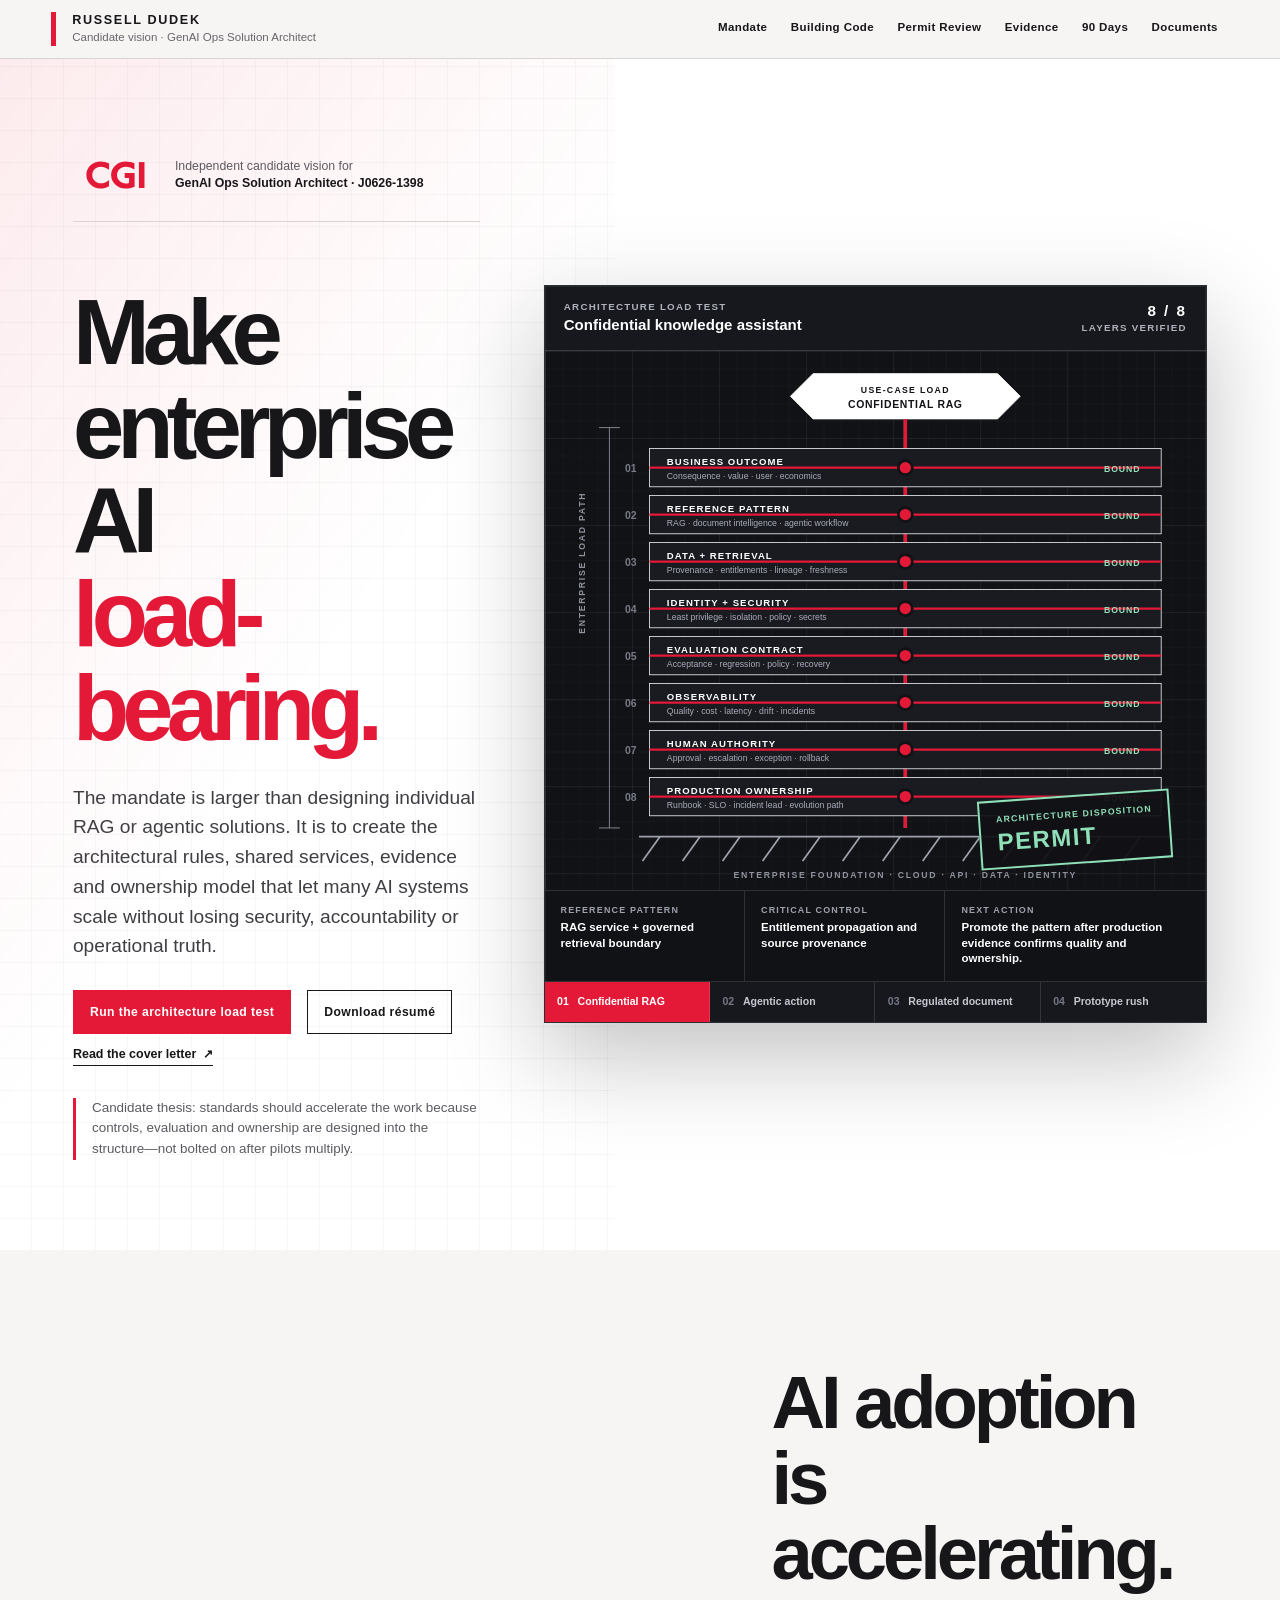
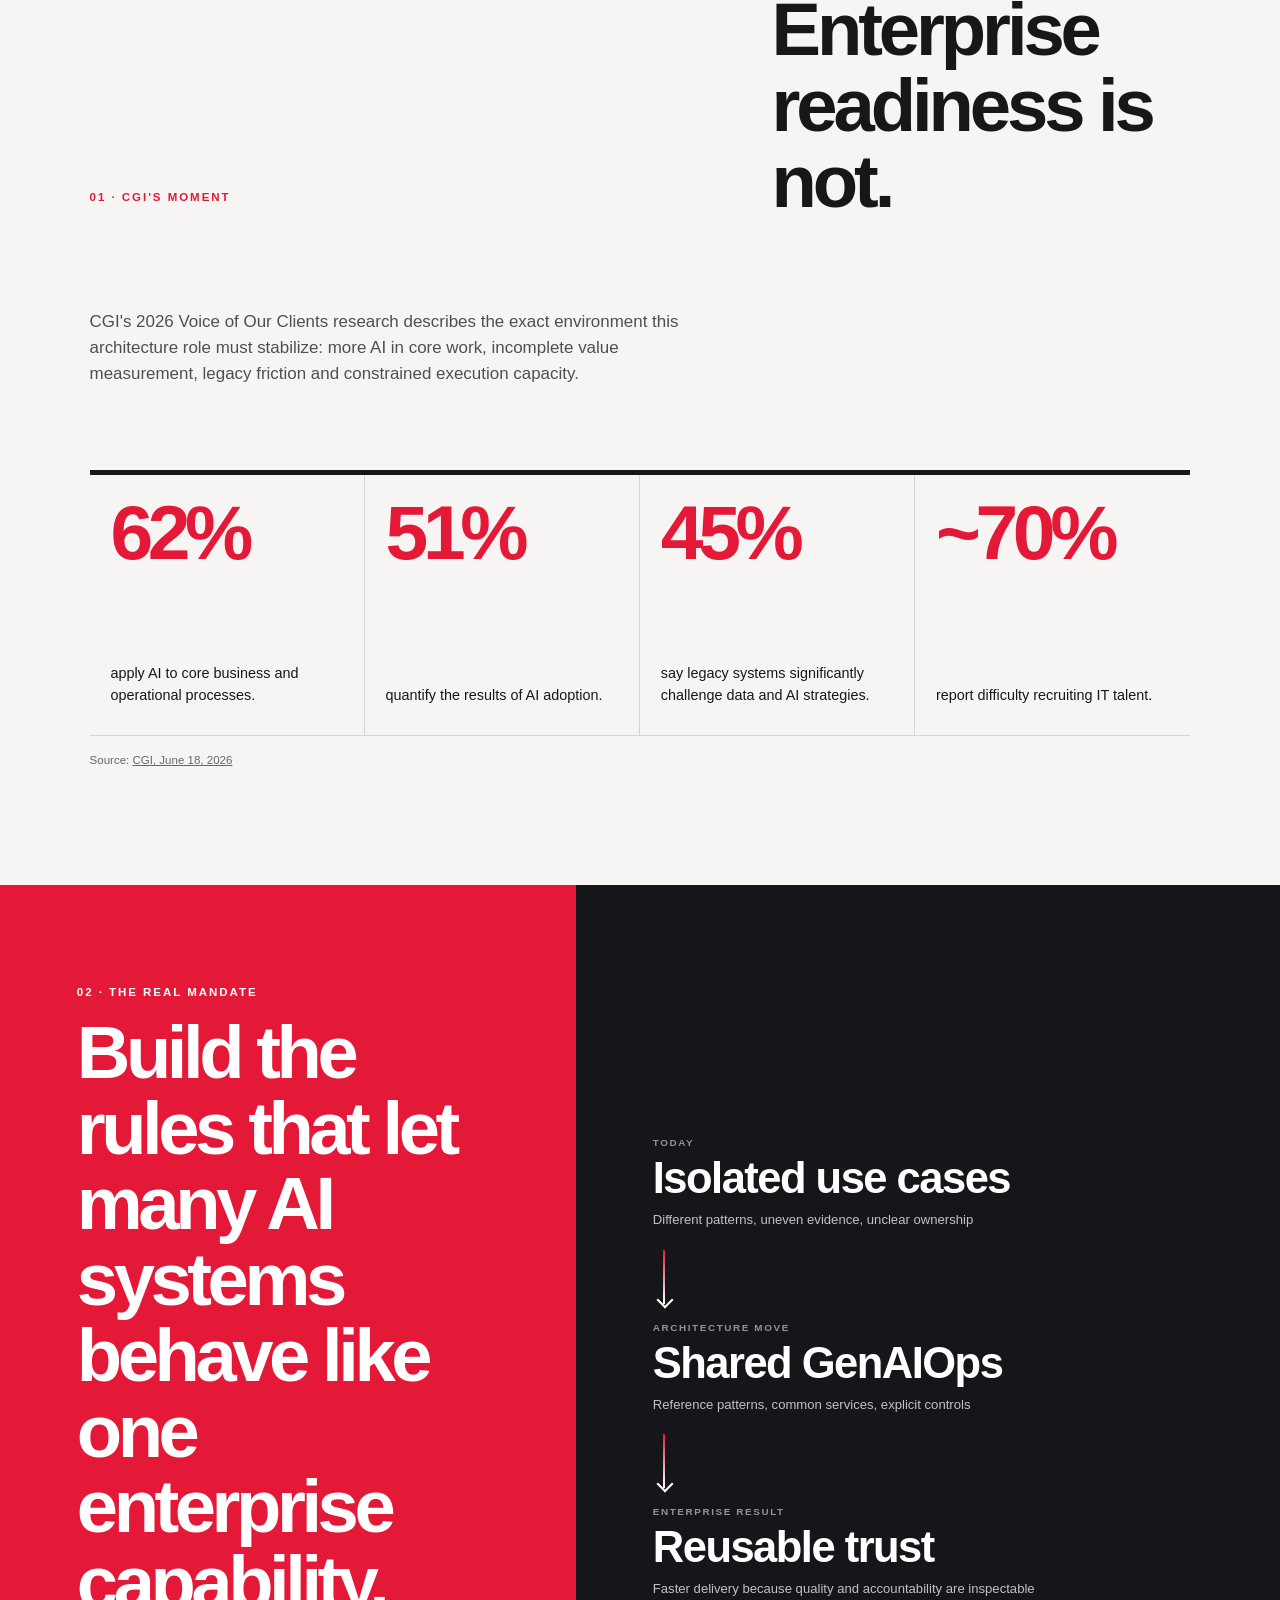
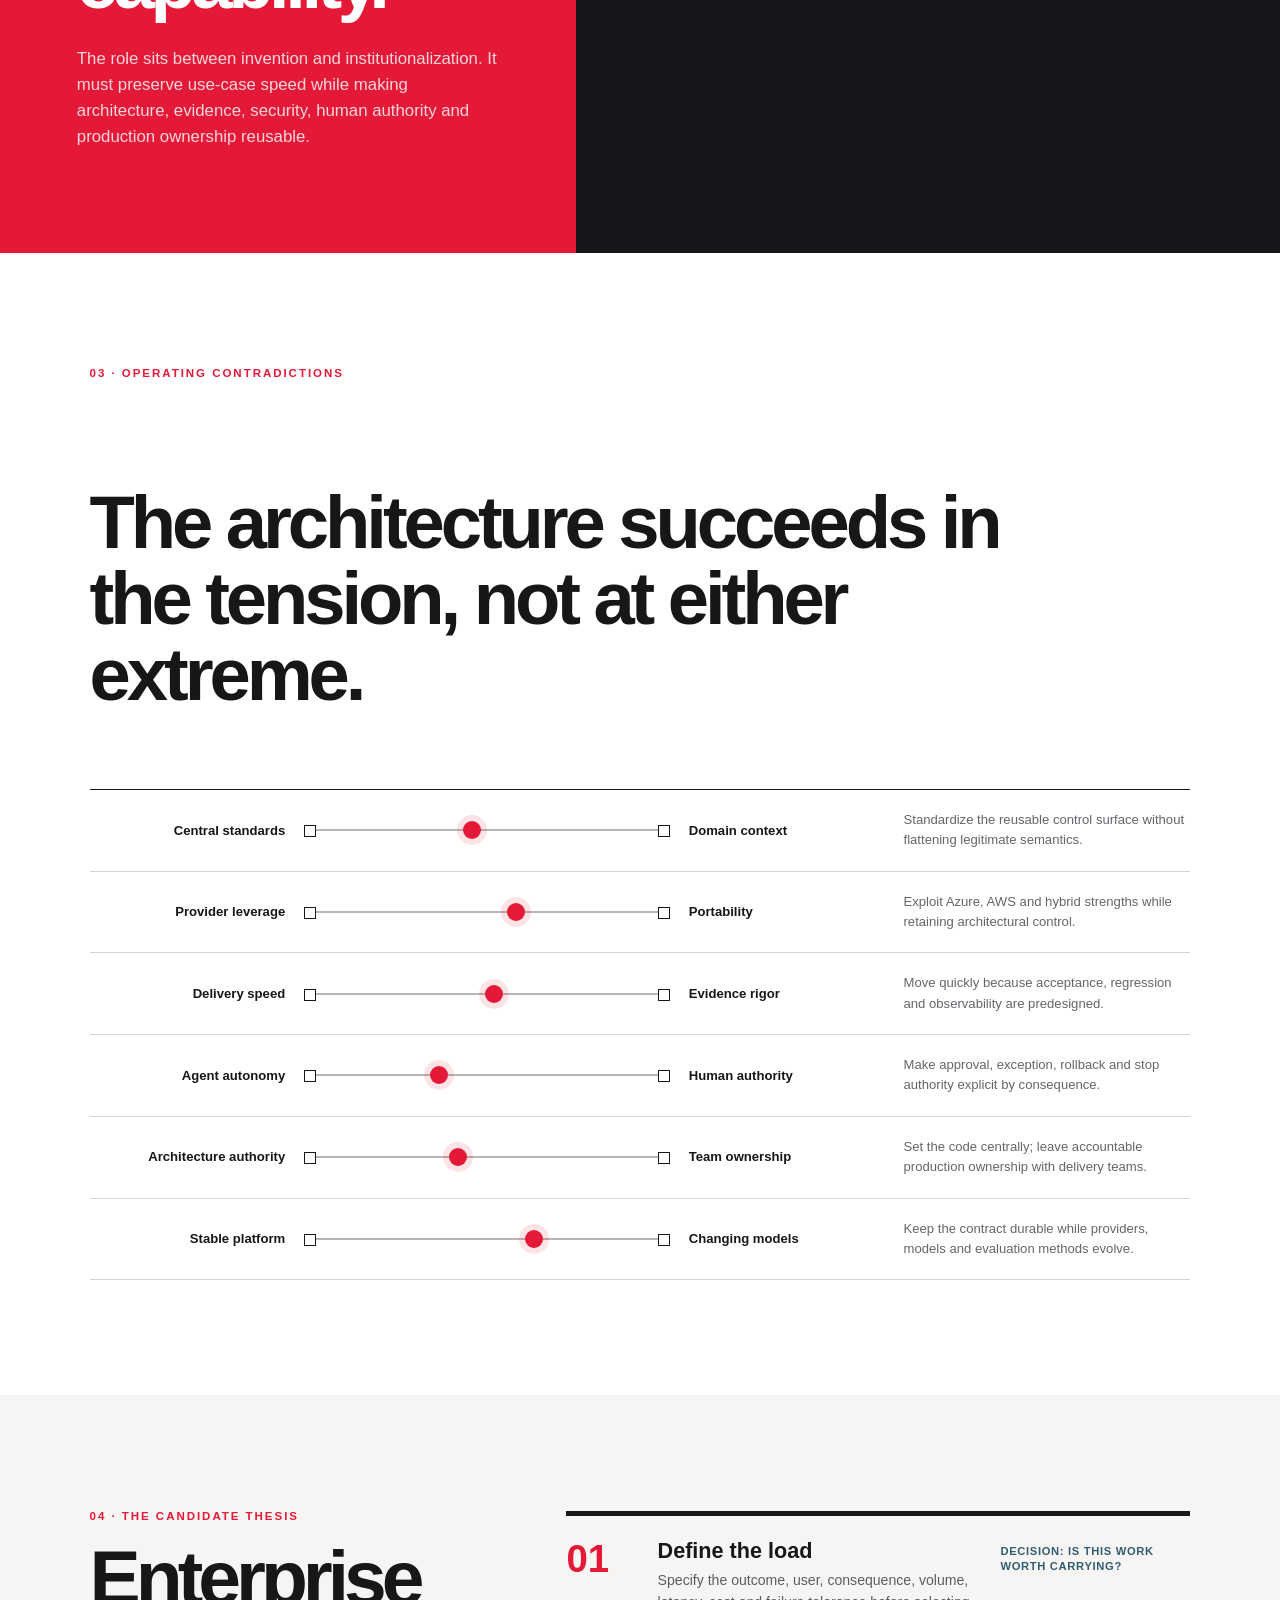
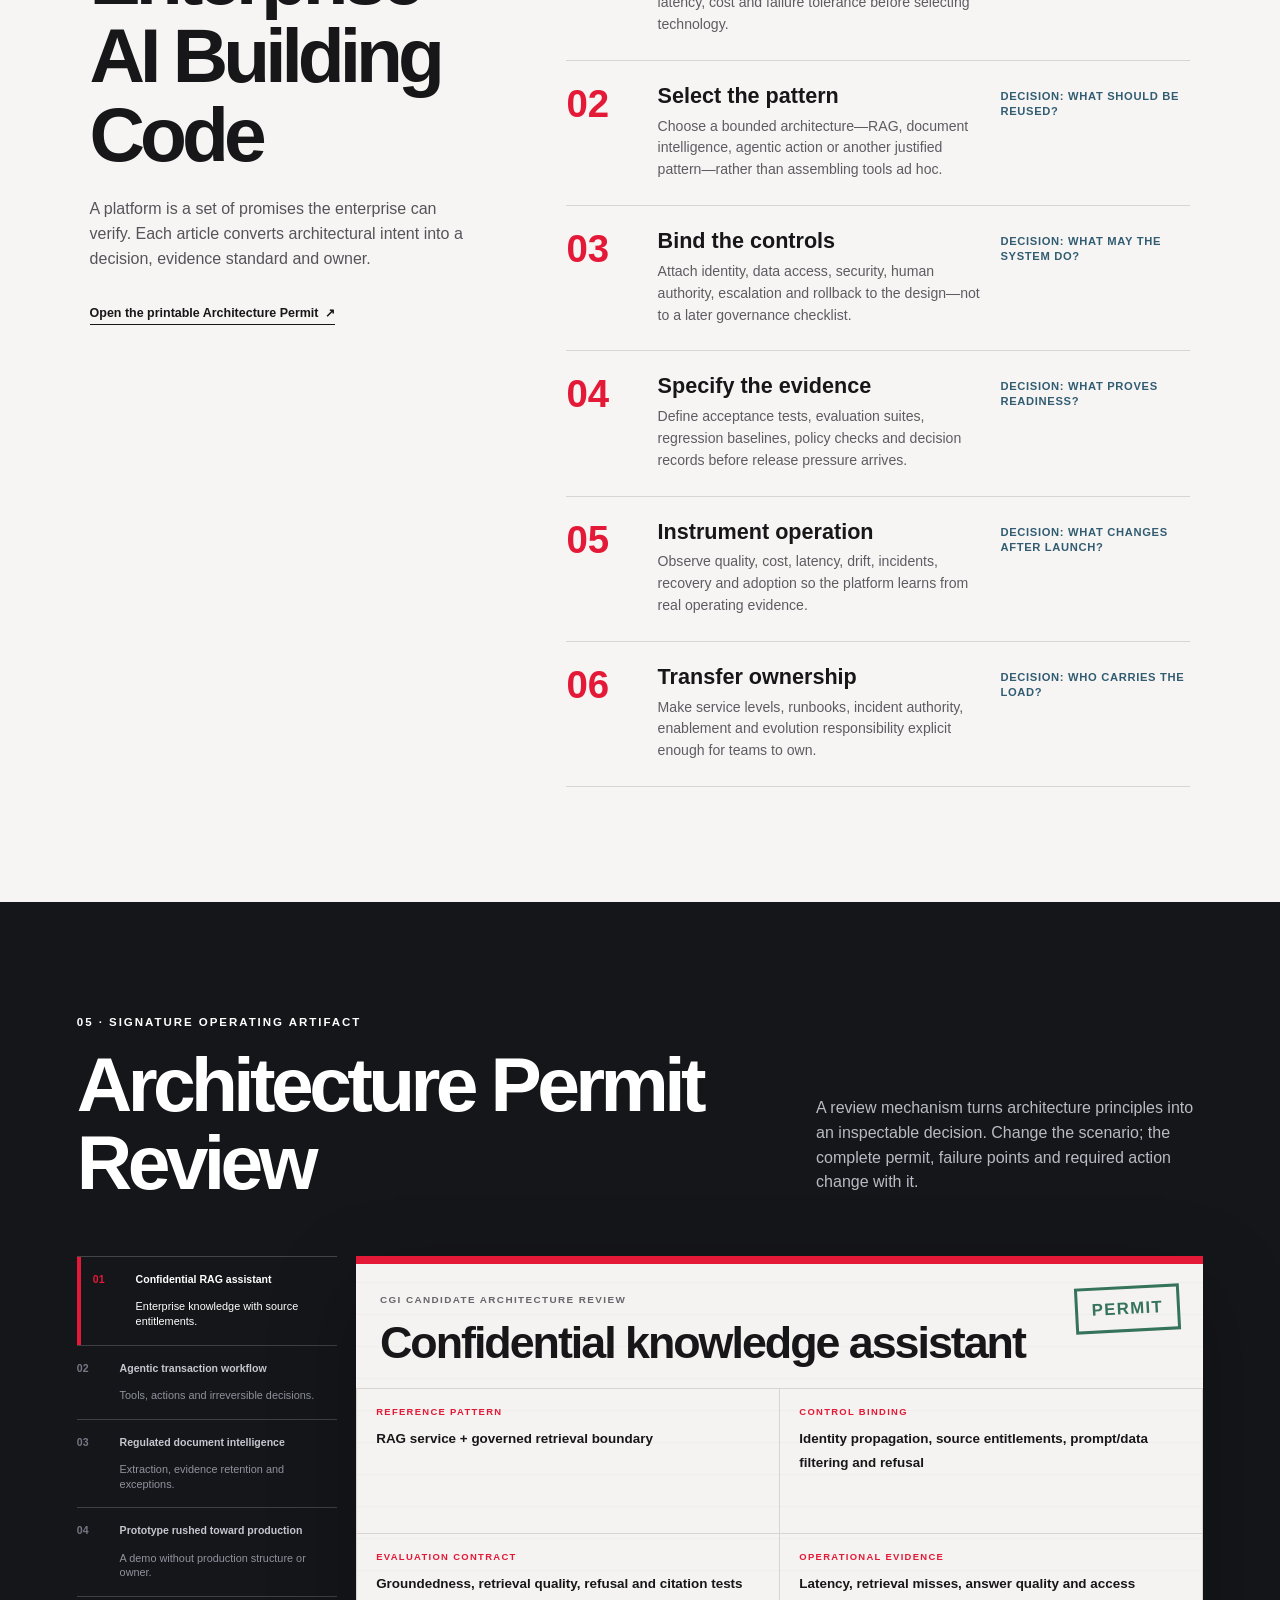
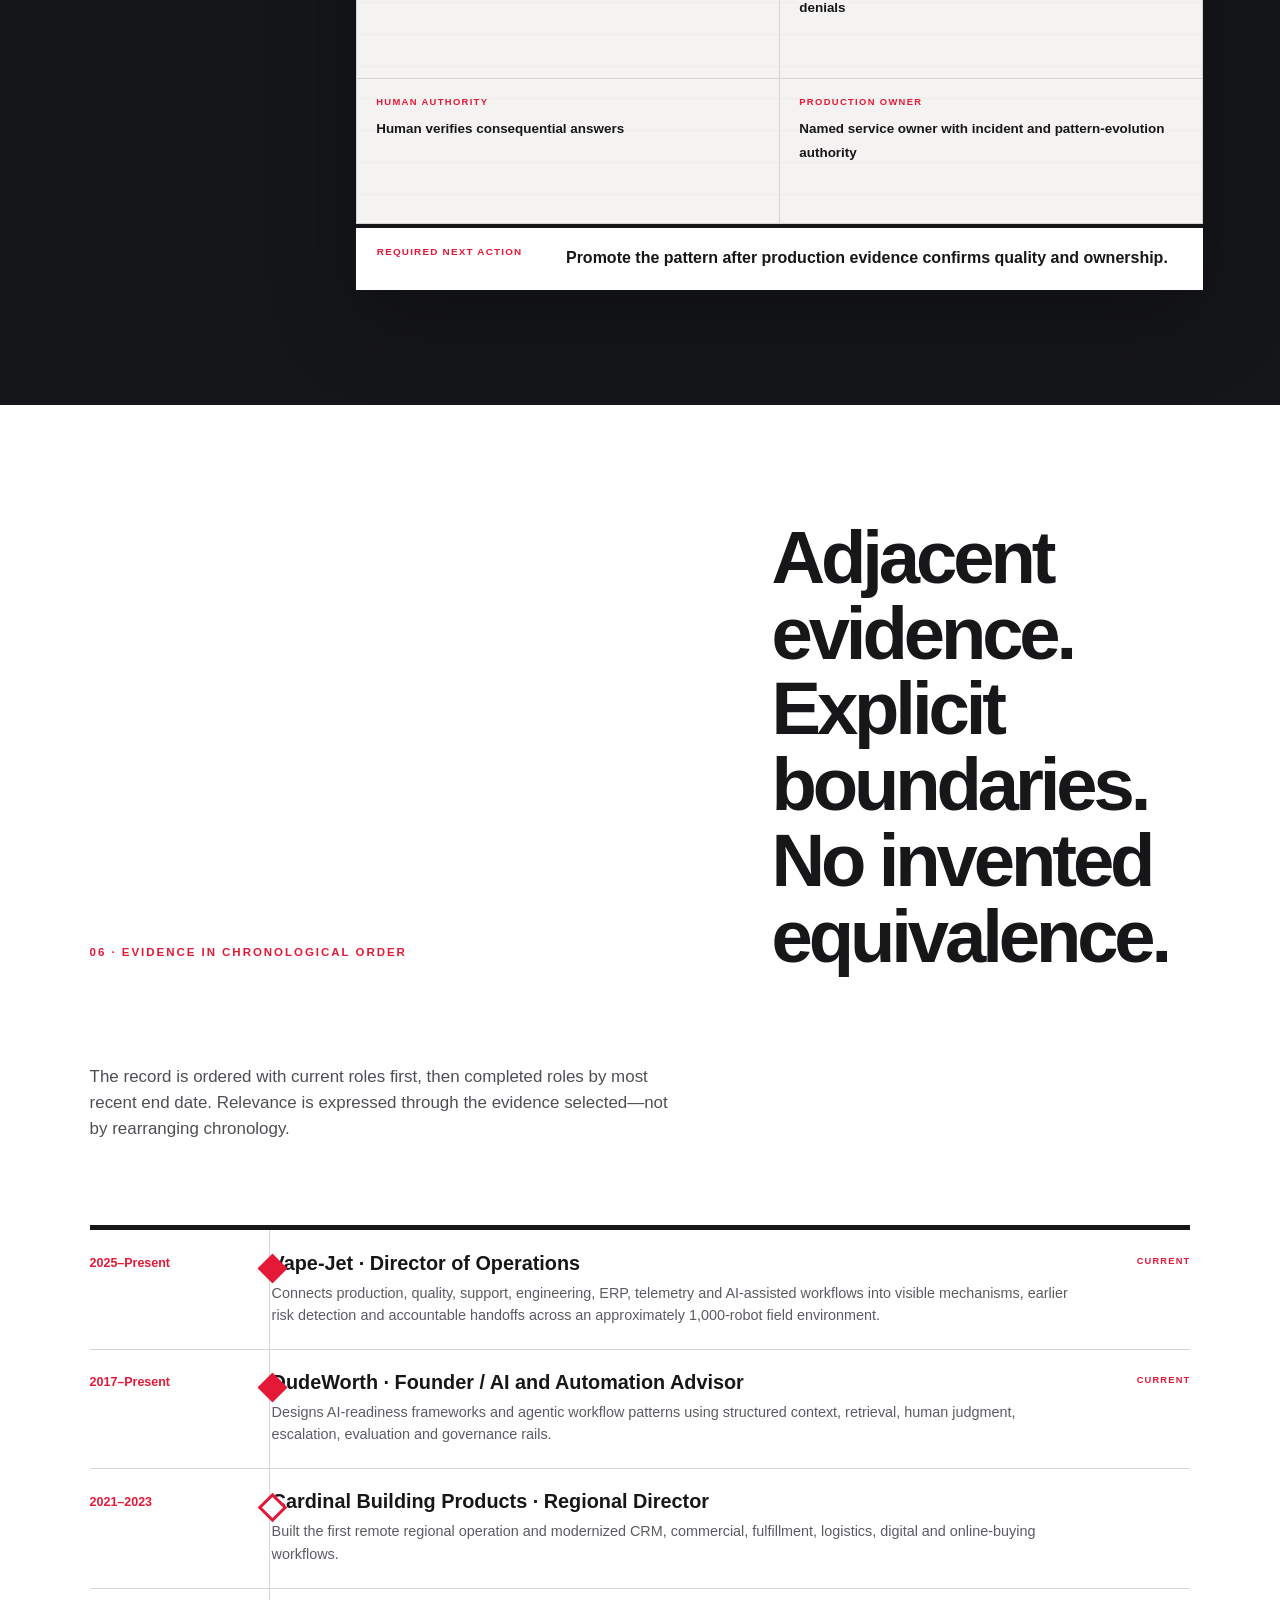
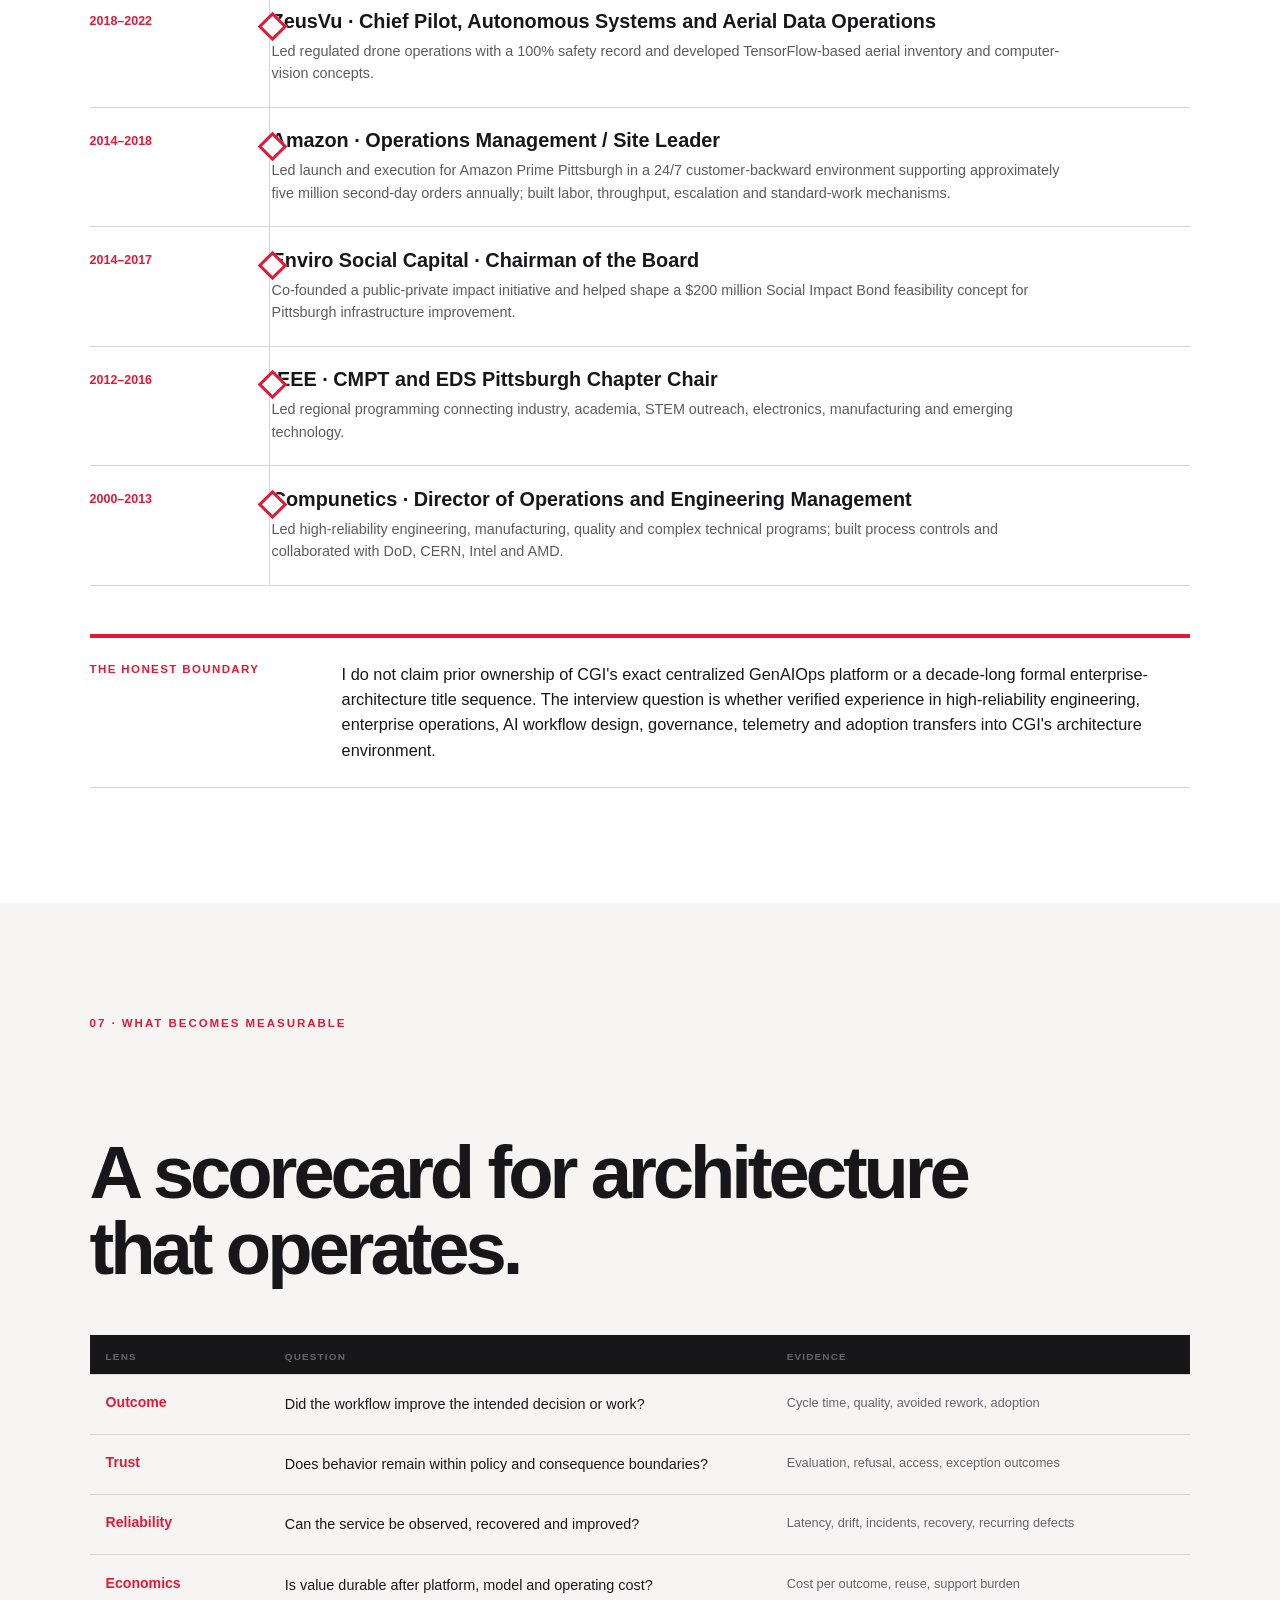
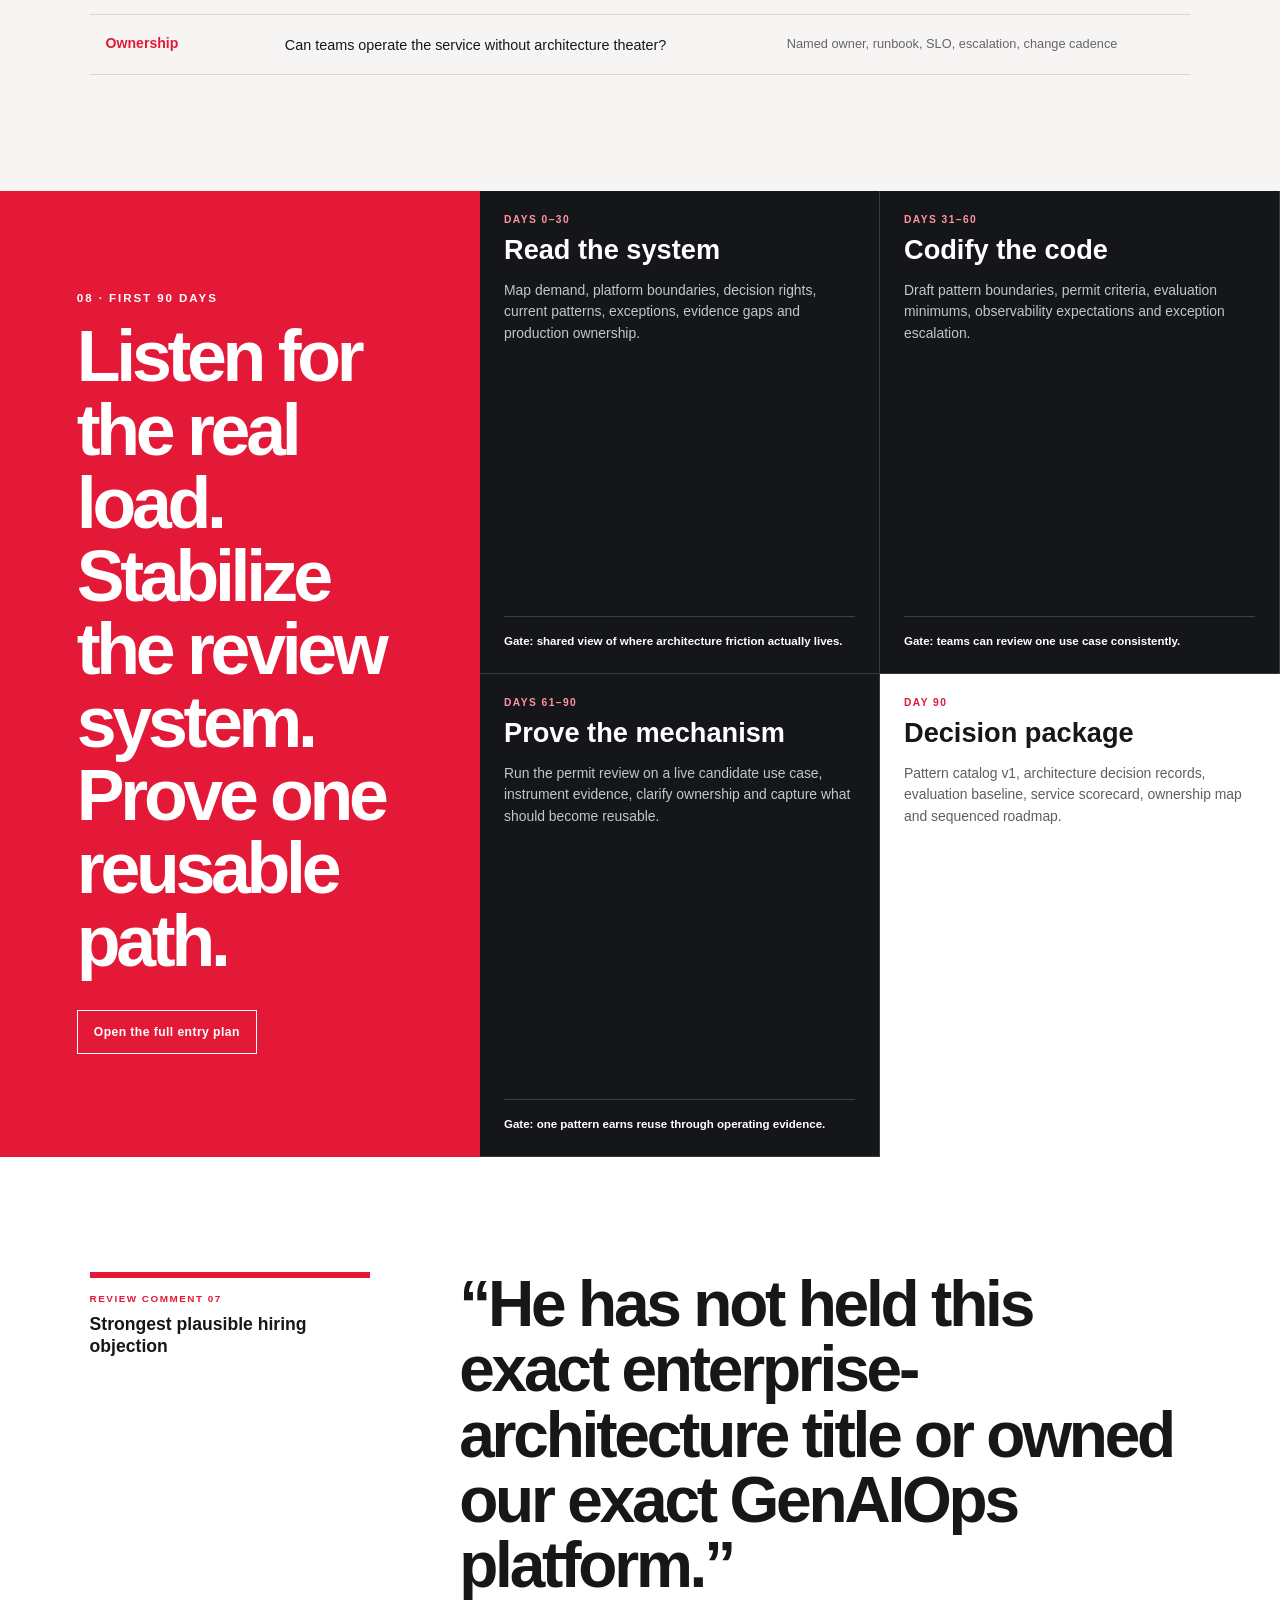
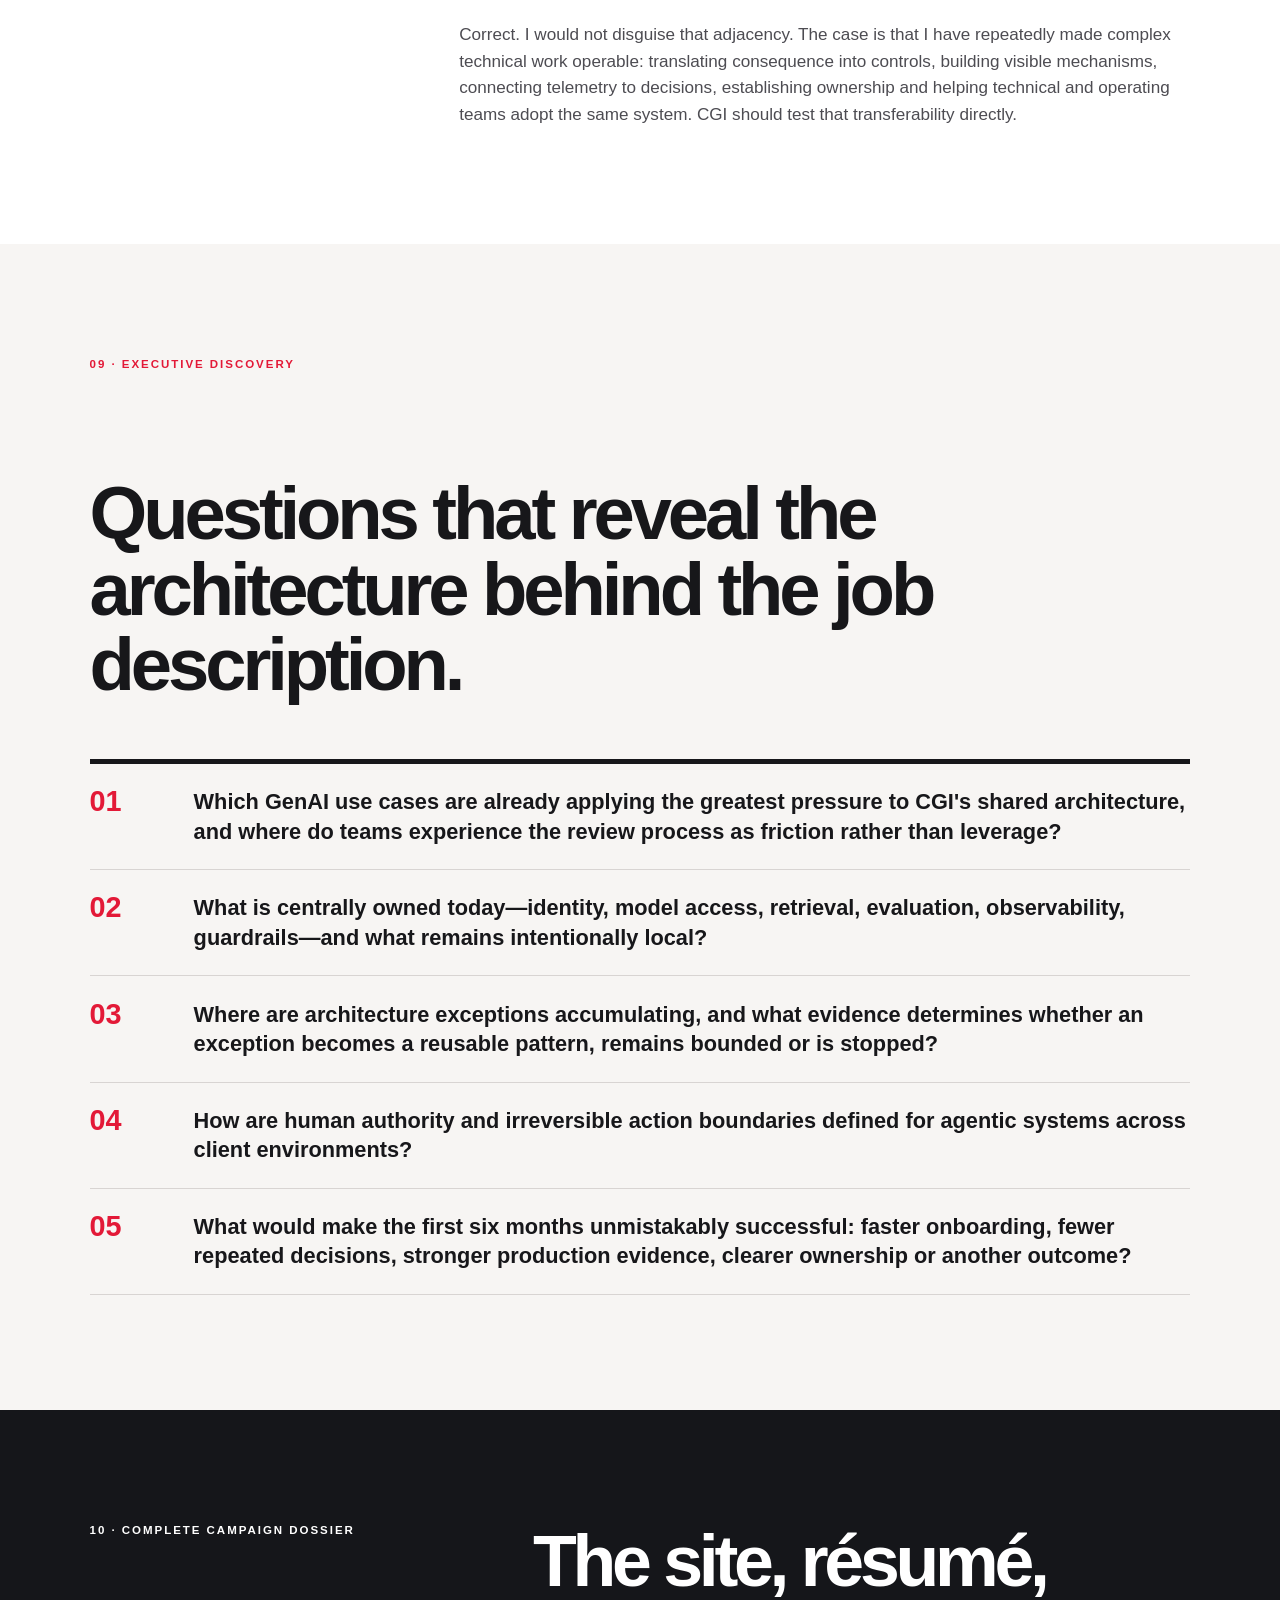
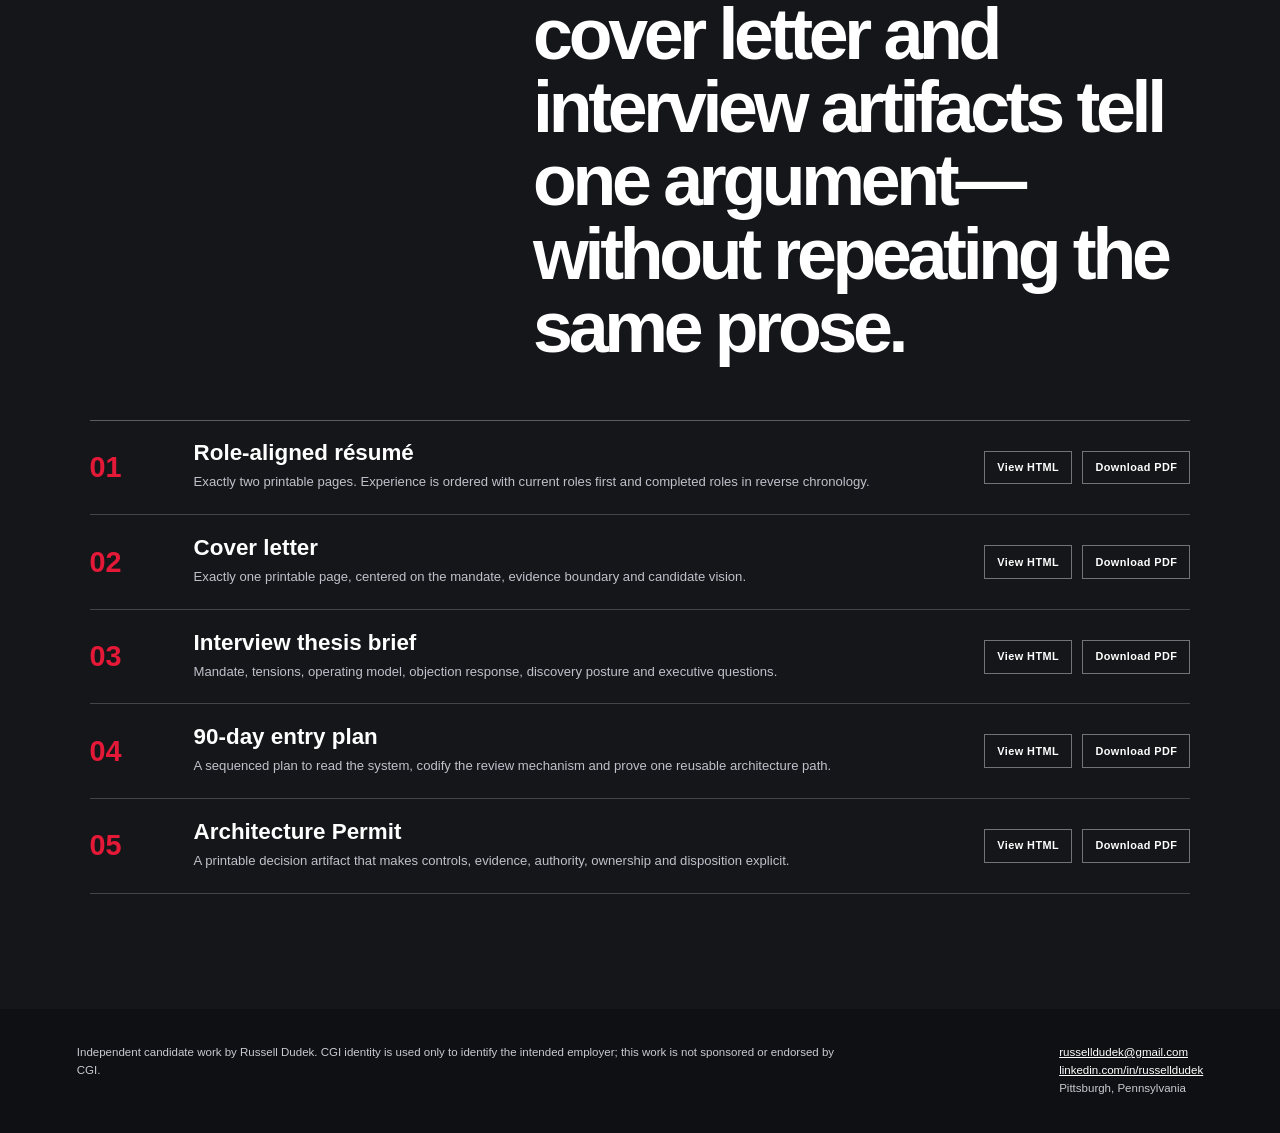
<file: index.html>
<!DOCTYPE html>

<html lang="en">
<head>
<meta charset="utf-8"/>
<meta content="width=device-width, initial-scale=1" name="viewport"/>
<meta content="Independent candidate vision by Russell Dudek for CGI's GenAI Ops Solution Architect role: an Enterprise AI Building Code and Architecture Permit Review." name="description"/>
<title>CGI GenAI Ops Solution Architect | Russell Dudek</title>
<link href="brand-tokens.css" rel="stylesheet"/>
<link href="styles.css" rel="stylesheet"/>
</head>
<body class="campaign-home">
<a class="skip" href="#main">Skip to content</a>
<header class="site-header">
<a aria-label="Russell Dudek candidate vision home" class="brand-lockup candidate-lockup" href="index.html">
<span><b>Russell Dudek</b><small>Candidate vision · GenAI Ops Solution Architect</small></span>
</a>
<button aria-controls="campaign-nav" aria-expanded="false" class="menu-toggle" type="button">Menu</button>
<nav aria-label="Campaign navigation" class="nav" id="campaign-nav">
<a href="#mandate">Mandate</a>
<a href="#building-code">Building Code</a>
<a href="#permit-lab">Permit Review</a>
<a href="#evidence">Evidence</a>
<a href="#entry">90 Days</a>
<a href="#dossier">Documents</a>
</nav>
</header>
<main id="main">
<section aria-labelledby="hero-title" class="hero">
<div class="hero-copy">
<div class="hero-company-lockup">
<img alt="" src="assets/brand/cgi-logo.svg"/>
<p>Independent candidate vision for<br/><strong>GenAI Ops Solution Architect · J0626-1398</strong></p>
</div>
<h1 id="hero-title">Make enterprise AI <span>load-bearing.</span></h1>
<p class="hero-lede">The mandate is larger than designing individual RAG or agentic solutions. It is to create the architectural rules, shared services, evidence and ownership model that let many AI systems scale without losing security, accountability or operational truth.</p>
<div class="hero-actions">
<button class="button primary" data-replay-test="" type="button">Run the architecture load test</button>
<a class="button" href="docs/Russell-Dudek-CGI-Resume.pdf">Download résumé</a>
<a class="text-link" href="cover-letter.html">Read the cover letter <span aria-hidden="true">↗</span></a>
</div>
<p class="hero-note">Candidate thesis: standards should accelerate the work because controls, evaluation and ownership are designed into the structure—not bolted on after pilots multiply.</p>
</div>
<div aria-label="Interactive architecture load test" class="load-test" data-load-test="">
<div class="load-test-head">
<div><span>Architecture load test</span><strong data-field="title">Confidential knowledge assistant</strong></div>
<div class="test-progress"><span data-progress="">0 / 8</span><small>layers verified</small></div>
</div>
<div class="load-canvas">
<div class="load-diagram-shell" data-load-svg><p class="diagram-loading">Loading the architecture load test…</p></div><noscript><p class="diagram-loading">The architecture load test verifies business outcome, reference pattern, data, identity, evaluation, observability, human authority and production ownership before disposition.</p></noscript>
<div aria-live="polite" class="test-stamp" data-stamp="">
<small>Architecture disposition</small>
<strong data-decision="">PERMIT</strong>
</div>
</div>
<div class="load-test-readout">
<div><small>Reference pattern</small><strong data-field="pattern">RAG service + governed retrieval boundary</strong></div>
<div><small>Critical control</small><strong data-field="critical">Entitlement propagation and source provenance</strong></div>
<div><small>Next action</small><strong data-field="nextAction">Promote the pattern after production evidence confirms quality and ownership.</strong></div>
</div>
<div aria-label="Architecture load scenarios" class="scenario-switcher">
<button aria-pressed="true" class="scenario-control" data-scenario="rag" type="button"><span>01</span>Confidential RAG</button>
<button aria-pressed="false" class="scenario-control" data-scenario="agent" type="button"><span>02</span>Agentic action</button>
<button aria-pressed="false" class="scenario-control" data-scenario="doc" type="button"><span>03</span>Regulated document</button>
<button aria-pressed="false" class="scenario-control" data-scenario="rush" type="button"><span>04</span>Prototype rush</button>
</div>
</div>
</section>
<section aria-labelledby="pressure-title" class="pressure">
<div class="section-intro">
<p class="section-index">01 · CGI'S MOMENT</p>
<h2 id="pressure-title">AI adoption is accelerating. Enterprise readiness is not.</h2>
<p>CGI's 2026 Voice of Our Clients research describes the exact environment this architecture role must stabilize: more AI in core work, incomplete value measurement, legacy friction and constrained execution capacity.</p>
</div>
<div class="pressure-ledger">
<article><b>62%</b><p>apply AI to core business and operational processes.</p></article>
<article><b>51%</b><p>quantify the results of AI adoption.</p></article>
<article><b>45%</b><p>say legacy systems significantly challenge data and AI strategies.</p></article>
<article><b>~70%</b><p>report difficulty recruiting IT talent.</p></article>
</div>
<p class="source-line">Source: <a href="https://www.cgi.com/en/csuite-ai-adoption-rising-yet-ambition-outpacing-enterprise-readiness">CGI, June 18, 2026</a></p>
</section>
<div data-home-fragment="sections/home-core.html"><p class="home-sections-loading">Loading the candidate vision…</p></div><div data-home-fragment="sections/home-evidence.html"></div><noscript><section class="noscript-summary"><h2>Candidate vision</h2><p>The campaign includes the Enterprise AI Building Code, Architecture Permit Review, verified evidence, 90-day entry plan, résumé, cover letter and interview brief.</p><p><a href="resume.html">View the résumé</a> · <a href="cover-letter.html">Read the cover letter</a> · <a href="interview-brief.html">Open the interview brief</a></p></section></noscript>
</main>
<footer class="site-footer">
<div><p>Independent candidate work by Russell Dudek. CGI identity is used only to identify the intended employer; this work is not sponsored or endorsed by CGI.</p></div>
<p><a href="mailto:russelldudek@gmail.com">russelldudek@gmail.com</a><br/><a href="https://www.linkedin.com/in/russelldudek">linkedin.com/in/russelldudek</a><br/>Pittsburgh, Pennsylvania</p>
</footer>
<script src="app.js"></script>
</body>
</html>
</file>
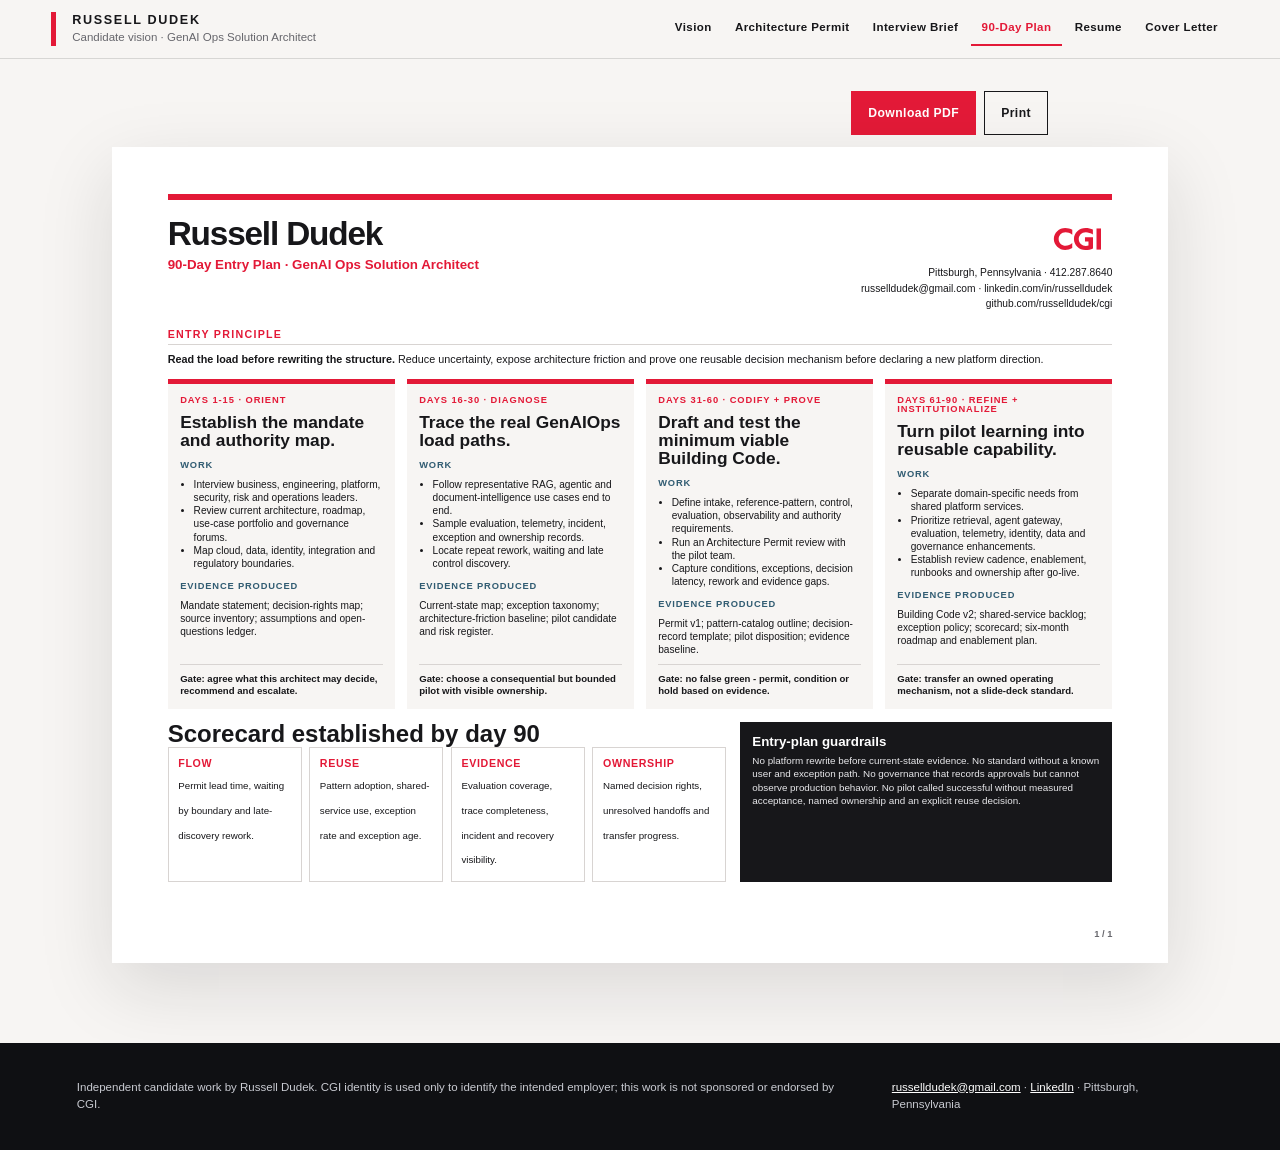
<file: 90-day-plan.html>
<!DOCTYPE html>

<html lang="en"><head><meta charset="utf-8"/><meta content="width=device-width,initial-scale=1" name="viewport"/><meta content="Independent candidate vision by Russell Dudek for CGI." name="description"/><title>CGI 90-Day Entry Plan | Russell Dudek</title><link href="brand-tokens.css" rel="stylesheet"/><link href="styles.css" rel="stylesheet"/></head><body class="plan-doc"><a class="skip" href="#main">Skip to content</a><header class="site-header"><a aria-label="Russell Dudek candidate vision home" class="brand-lockup candidate-lockup" href="index.html"><span><b>Russell Dudek</b><small>Candidate vision · GenAI Ops Solution Architect</small></span></a><button aria-controls="campaign-nav" aria-expanded="false" class="menu-toggle" type="button">Menu</button><nav aria-label="Campaign navigation" class="nav" id="campaign-nav"><a href="index.html">Vision</a><a href="architecture-permit.html">Architecture Permit</a><a href="interview-brief.html">Interview Brief</a><a aria-current="page" href="90-day-plan.html">90-Day Plan</a><a href="resume.html">Resume</a><a href="cover-letter.html">Cover Letter</a></nav></header><main id="main"><div class="document-page"><div class="doc-toolbar no-print"><a class="button primary" href="docs/Russell-Dudek-CGI-90-Day-Plan.pdf">Download PDF</a><button class="button" onclick="window.print()">Print</button></div>
<section class="sheet landscape">
<header class="doc-head"><div><div class="doc-name">Russell Dudek</div><div class="doc-role">90-Day Entry Plan · GenAI Ops Solution Architect</div></div><div class="doc-contact"><img alt="CGI" class="doc-logo" src="assets/brand/cgi-logo.svg"/><br/>Pittsburgh, Pennsylvania · <a href="tel:+14122878640">412.287.8640</a><br/><a href="mailto:russelldudek@gmail.com">russelldudek@gmail.com</a> · <a href="https://www.linkedin.com/in/russelldudek">linkedin.com/in/russelldudek</a><br/><a href="https://github.com/russelldudek/cgi">github.com/russelldudek/cgi</a></div></header>
<section class="doc-section"><h2>Entry principle</h2><p><strong>Read the load before rewriting the structure.</strong> Reduce uncertainty, expose architecture friction and prove one reusable decision mechanism before declaring a new platform direction.</p></section>
<div class="entry-grid">
<article class="entry-card"><span class="window">Days 1-15 · Orient</span><h3>Establish the mandate and authority map.</h3><h4>Work</h4><ul><li>Interview business, engineering, platform, security, risk and operations leaders.</li><li>Review current architecture, roadmap, use-case portfolio and governance forums.</li><li>Map cloud, data, identity, integration and regulatory boundaries.</li></ul><h4>Evidence produced</h4><p>Mandate statement; decision-rights map; source inventory; assumptions and open-questions ledger.</p><div class="gate">Gate: agree what this architect may decide, recommend and escalate.</div></article>
<article class="entry-card"><span class="window">Days 16-30 · Diagnose</span><h3>Trace the real GenAIOps load paths.</h3><h4>Work</h4><ul><li>Follow representative RAG, agentic and document-intelligence use cases end to end.</li><li>Sample evaluation, telemetry, incident, exception and ownership records.</li><li>Locate repeat rework, waiting and late control discovery.</li></ul><h4>Evidence produced</h4><p>Current-state map; exception taxonomy; architecture-friction baseline; pilot candidate and risk register.</p><div class="gate">Gate: choose a consequential but bounded pilot with visible ownership.</div></article>
<article class="entry-card"><span class="window">Days 31-60 · Codify + prove</span><h3>Draft and test the minimum viable Building Code.</h3><h4>Work</h4><ul><li>Define intake, reference-pattern, control, evaluation, observability and authority requirements.</li><li>Run an Architecture Permit review with the pilot team.</li><li>Capture conditions, exceptions, decision latency, rework and evidence gaps.</li></ul><h4>Evidence produced</h4><p>Permit v1; pattern-catalog outline; decision-record template; pilot disposition; evidence baseline.</p><div class="gate">Gate: no false green - permit, condition or hold based on evidence.</div></article>
<article class="entry-card"><span class="window">Days 61-90 · Refine + institutionalize</span><h3>Turn pilot learning into reusable capability.</h3><h4>Work</h4><ul><li>Separate domain-specific needs from shared platform services.</li><li>Prioritize retrieval, agent gateway, evaluation, telemetry, identity, data and governance enhancements.</li><li>Establish review cadence, enablement, runbooks and ownership after go-live.</li></ul><h4>Evidence produced</h4><p>Building Code v2; shared-service backlog; exception policy; scorecard; six-month roadmap and enablement plan.</p><div class="gate">Gate: transfer an owned operating mechanism, not a slide-deck standard.</div></article>
</div>
<div class="entry-bottom"><section><h2 class="mini-title">Scorecard established by day 90</h2><div class="score-strip"><div class="score-item"><b>Flow</b><span>Permit lead time, waiting by boundary and late-discovery rework.</span></div><div class="score-item"><b>Reuse</b><span>Pattern adoption, shared-service use, exception rate and exception age.</span></div><div class="score-item"><b>Evidence</b><span>Evaluation coverage, trace completeness, incident and recovery visibility.</span></div><div class="score-item"><b>Ownership</b><span>Named decision rights, unresolved handoffs and transfer progress.</span></div></div></section><aside class="guardrail-panel"><h3>Entry-plan guardrails</h3><p>No platform rewrite before current-state evidence. No standard without a known user and exception path. No governance that records approvals but cannot observe production behavior. No pilot called successful without measured acceptance, named ownership and an explicit reuse decision.</p></aside></div>
<span class="page-num">1 / 1</span></section></div></main><footer class="site-footer"><p>Independent candidate work by Russell Dudek. CGI identity is used only to identify the intended employer; this work is not sponsored or endorsed by CGI.</p><p><a href="mailto:russelldudek@gmail.com">russelldudek@gmail.com</a> · <a href="https://www.linkedin.com/in/russelldudek">LinkedIn</a> · Pittsburgh, Pennsylvania</p></footer><script src="app.js"></script></body></html>
</file>
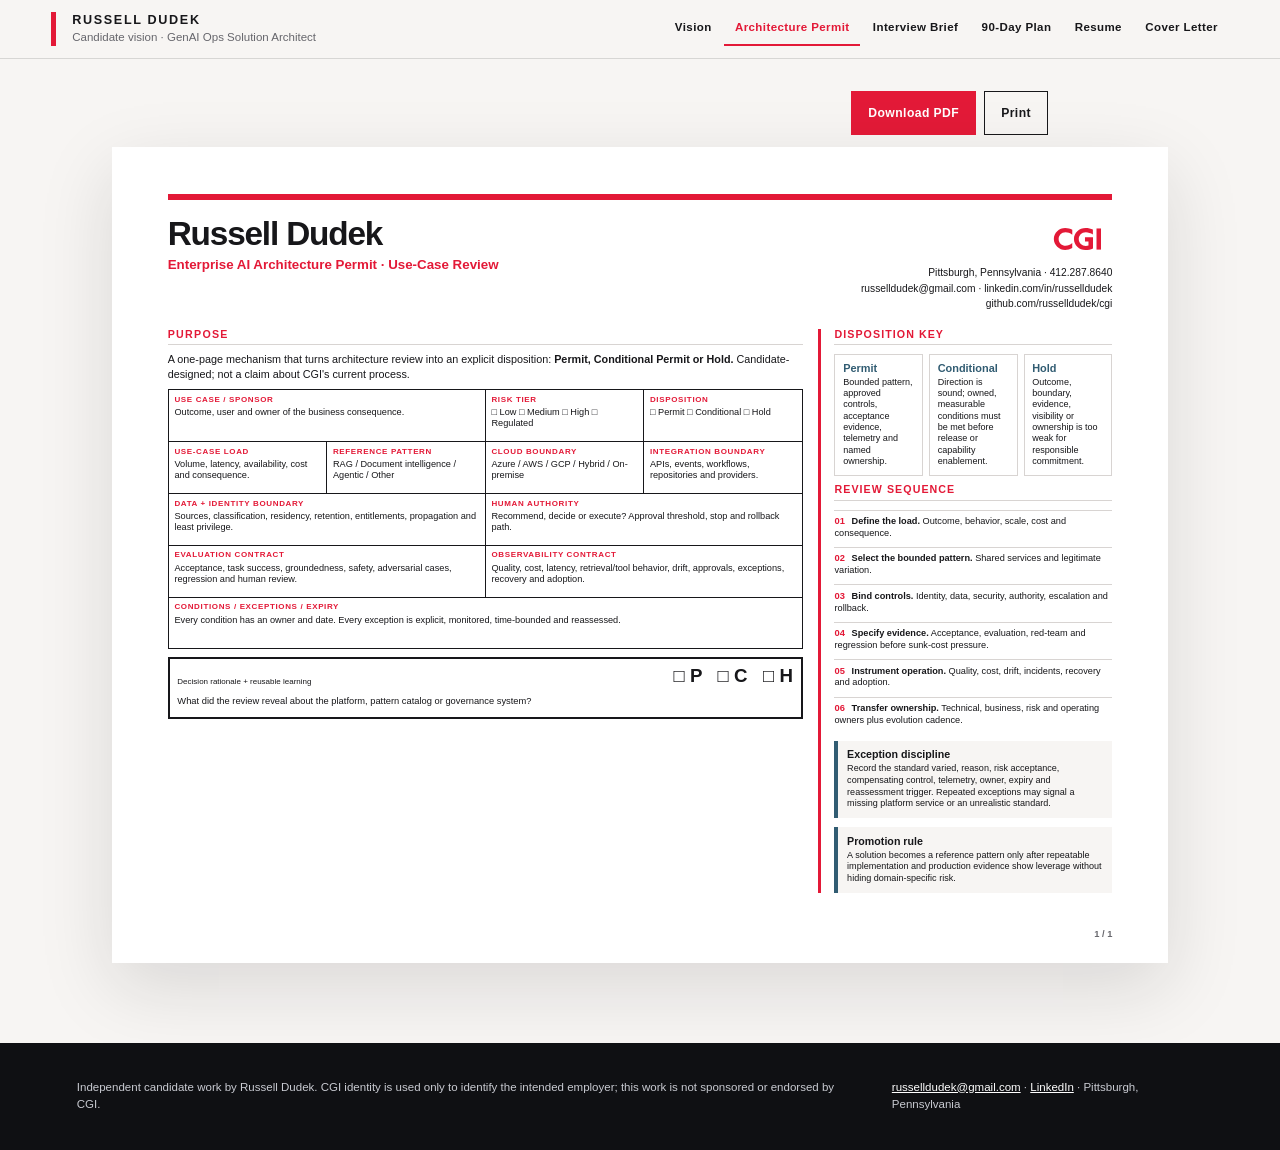
<file: architecture-permit.html>
<!DOCTYPE html>

<html lang="en"><head><meta charset="utf-8"/><meta content="width=device-width,initial-scale=1" name="viewport"/><meta content="Independent candidate vision by Russell Dudek for CGI." name="description"/><title>Enterprise AI Architecture Permit | Russell Dudek</title><link href="brand-tokens.css" rel="stylesheet"/><link href="styles.css" rel="stylesheet"/></head><body class="permit-doc"><a class="skip" href="#main">Skip to content</a><header class="site-header"><a aria-label="Russell Dudek candidate vision home" class="brand-lockup candidate-lockup" href="index.html"><span><b>Russell Dudek</b><small>Candidate vision · GenAI Ops Solution Architect</small></span></a><button aria-controls="campaign-nav" aria-expanded="false" class="menu-toggle" type="button">Menu</button><nav aria-label="Campaign navigation" class="nav" id="campaign-nav"><a href="index.html">Vision</a><a aria-current="page" href="architecture-permit.html">Architecture Permit</a><a href="interview-brief.html">Interview Brief</a><a href="90-day-plan.html">90-Day Plan</a><a href="resume.html">Resume</a><a href="cover-letter.html">Cover Letter</a></nav></header><main id="main"><div class="document-page"><div class="doc-toolbar no-print"><a class="button primary" href="docs/Russell-Dudek-CGI-Architecture-Permit.pdf">Download PDF</a><button class="button" onclick="window.print()">Print</button></div>
<section class="sheet landscape">
<header class="doc-head"><div><div class="doc-name">Russell Dudek</div><div class="doc-role">Enterprise AI Architecture Permit · Use-Case Review</div></div><div class="doc-contact"><img alt="CGI" class="doc-logo" src="assets/brand/cgi-logo.svg"/><br/>Pittsburgh, Pennsylvania · <a href="tel:+14122878640">412.287.8640</a><br/><a href="mailto:russelldudek@gmail.com">russelldudek@gmail.com</a> · <a href="https://www.linkedin.com/in/russelldudek">linkedin.com/in/russelldudek</a><br/><a href="https://github.com/russelldudek/cgi">github.com/russelldudek/cgi</a></div></header>
<div class="permit-layout"><div class="permit-main"><section class="doc-section"><h2>Purpose</h2><p>A one-page mechanism that turns architecture review into an explicit disposition: <strong>Permit, Conditional Permit or Hold.</strong> Candidate-designed; not a claim about CGI's current process.</p></section>
<div class="permit-form"><div class="form-cell span2"><small>Use case / sponsor</small><p>Outcome, user and owner of the business consequence.</p></div><div class="form-cell"><small>Risk tier</small><p>□ Low □ Medium □ High □ Regulated</p></div><div class="form-cell"><small>Disposition</small><p>□ Permit □ Conditional □ Hold</p></div><div class="form-cell"><small>Use-case load</small><p>Volume, latency, availability, cost and consequence.</p></div><div class="form-cell"><small>Reference pattern</small><p>RAG / Document intelligence / Agentic / Other</p></div><div class="form-cell"><small>Cloud boundary</small><p>Azure / AWS / GCP / Hybrid / On-premise</p></div><div class="form-cell"><small>Integration boundary</small><p>APIs, events, workflows, repositories and providers.</p></div><div class="form-cell span2"><small>Data + identity boundary</small><p>Sources, classification, residency, retention, entitlements, propagation and least privilege.</p></div><div class="form-cell span2"><small>Human authority</small><p>Recommend, decide or execute? Approval threshold, stop and rollback path.</p></div><div class="form-cell span2"><small>Evaluation contract</small><p>Acceptance, task success, groundedness, safety, adversarial cases, regression and human review.</p></div><div class="form-cell span2"><small>Observability contract</small><p>Quality, cost, latency, retrieval/tool behavior, drift, approvals, exceptions, recovery and adoption.</p></div><div class="form-cell span4"><small>Conditions / exceptions / expiry</small><p>Every condition has an owner and date. Every exception is explicit, monitored, time-bounded and reassessed.</p></div></div>
<div class="decision-band"><div><small>Decision rationale + reusable learning</small><p>What did the review reveal about the platform, pattern catalog or governance system?</p></div><b>□ P   □ C   □ H</b></div></div>
<aside class="permit-side"><h2>Disposition key</h2><div class="disposition-key"><article><h3>Permit</h3><p>Bounded pattern, approved controls, acceptance evidence, telemetry and named ownership.</p></article><article><h3>Conditional</h3><p>Direction is sound; owned, measurable conditions must be met before release or capability enablement.</p></article><article><h3>Hold</h3><p>Outcome, boundary, evidence, visibility or ownership is too weak for responsible commitment.</p></article></div><h2>Review sequence</h2><div class="permit-steps"><div class="permit-step"><strong>Define the load.</strong> Outcome, behavior, scale, cost and consequence.</div><div class="permit-step"><strong>Select the bounded pattern.</strong> Shared services and legitimate variation.</div><div class="permit-step"><strong>Bind controls.</strong> Identity, data, security, authority, escalation and rollback.</div><div class="permit-step"><strong>Specify evidence.</strong> Acceptance, evaluation, red-team and regression before sunk-cost pressure.</div><div class="permit-step"><strong>Instrument operation.</strong> Quality, cost, drift, incidents, recovery and adoption.</div><div class="permit-step"><strong>Transfer ownership.</strong> Technical, business, risk and operating owners plus evolution cadence.</div></div><div class="exception-note"><h3>Exception discipline</h3><p>Record the standard varied, reason, risk acceptance, compensating control, telemetry, owner, expiry and reassessment trigger. Repeated exceptions may signal a missing platform service or an unrealistic standard.</p></div><div class="exception-note"><h3>Promotion rule</h3><p>A solution becomes a reference pattern only after repeatable implementation and production evidence show leverage without hiding domain-specific risk.</p></div></aside></div>
<span class="page-num">1 / 1</span></section></div></main><footer class="site-footer"><p>Independent candidate work by Russell Dudek. CGI identity is used only to identify the intended employer; this work is not sponsored or endorsed by CGI.</p><p><a href="mailto:russelldudek@gmail.com">russelldudek@gmail.com</a> · <a href="https://www.linkedin.com/in/russelldudek">LinkedIn</a> · Pittsburgh, Pennsylvania</p></footer><script src="app.js"></script></body></html>
</file>
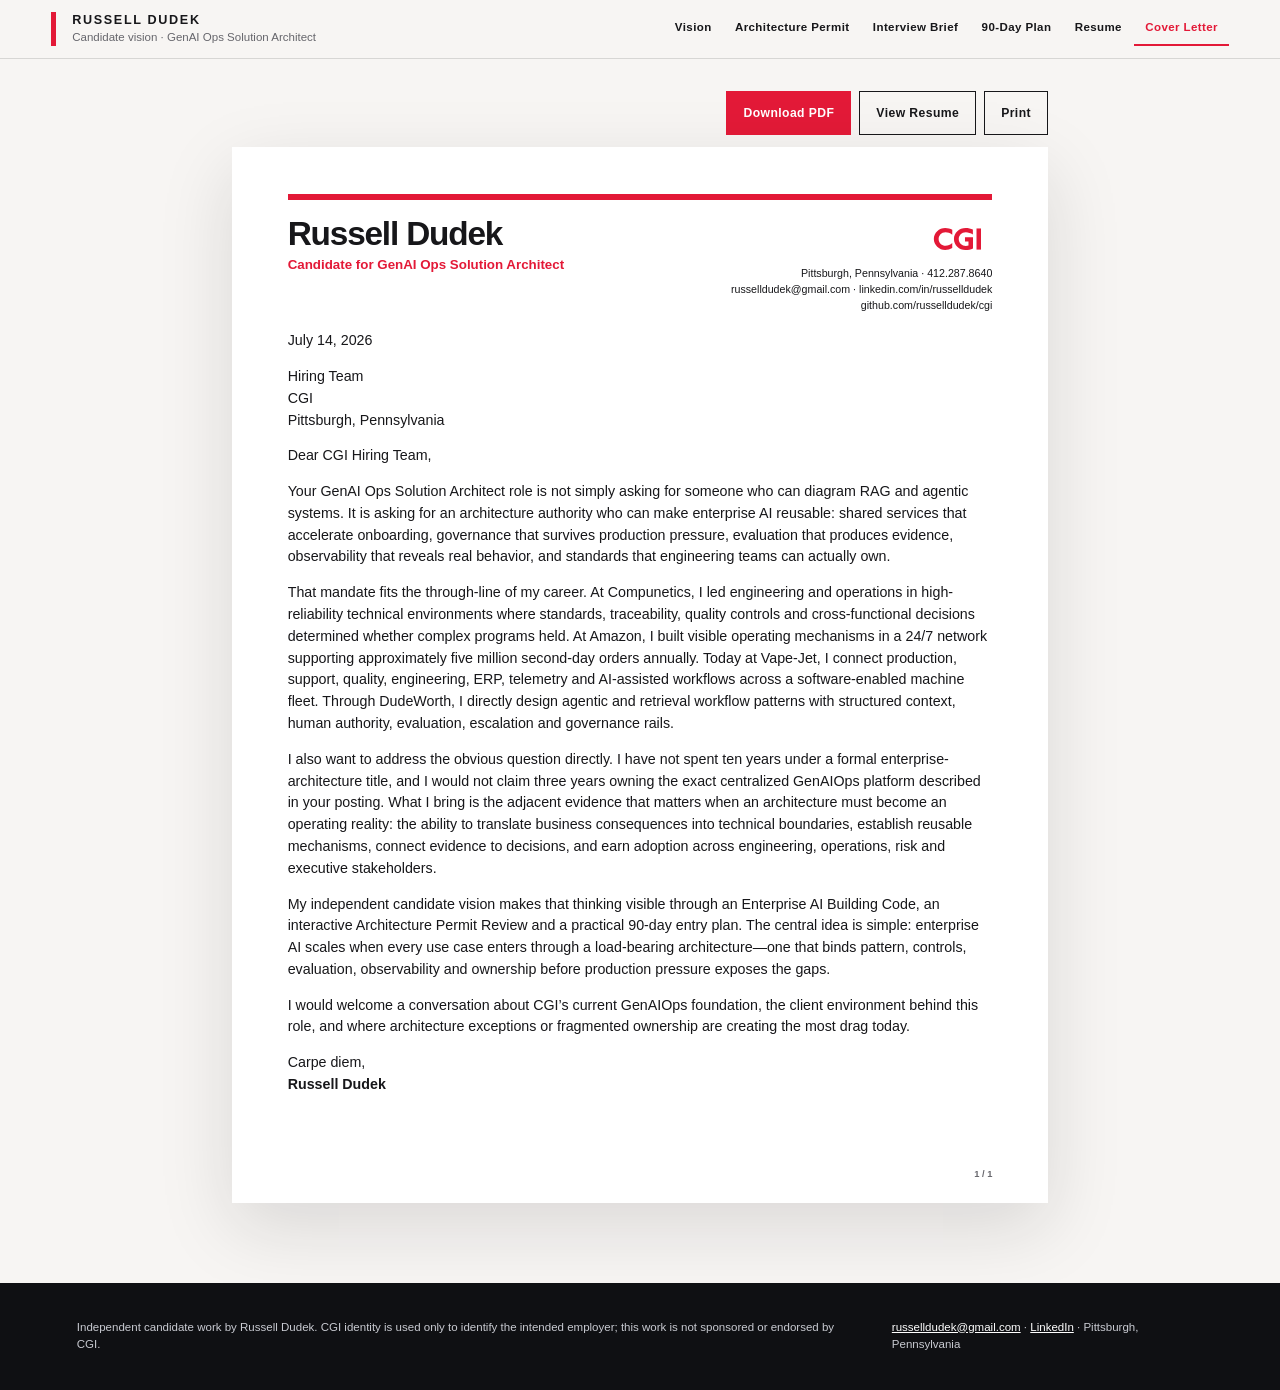
<file: cover-letter.html>
<!DOCTYPE html>

<html lang="en"><head><meta charset="utf-8"/><meta content="width=device-width,initial-scale=1" name="viewport"/><meta content="Independent candidate vision by Russell Dudek for CGI." name="description"/><title>Russell Dudek | CGI Cover Letter</title><link href="brand-tokens.css" rel="stylesheet"/><link href="styles.css" rel="stylesheet"/></head><body class="cover-doc"><a class="skip" href="#main">Skip to content</a><header class="site-header"><a aria-label="Russell Dudek candidate vision home" class="brand-lockup candidate-lockup" href="index.html"><span><b>Russell Dudek</b><small>Candidate vision · GenAI Ops Solution Architect</small></span></a><button aria-controls="campaign-nav" aria-expanded="false" class="menu-toggle" type="button">Menu</button><nav aria-label="Campaign navigation" class="nav" id="campaign-nav"><a href="index.html">Vision</a><a href="architecture-permit.html">Architecture Permit</a><a href="interview-brief.html">Interview Brief</a><a href="90-day-plan.html">90-Day Plan</a><a href="resume.html">Resume</a><a aria-current="page" href="cover-letter.html">Cover Letter</a></nav></header><main id="main"><div class="document-page"><div class="doc-toolbar no-print"><a class="button primary" href="docs/Russell-Dudek-CGI-Cover-Letter.pdf">Download PDF</a><a class="button" href="resume.html">View Resume</a><button class="button" onclick="window.print()">Print</button></div><section class="sheet"><header class="doc-head"><div><div class="doc-name">Russell Dudek</div><div class="doc-role">Candidate for GenAI Ops Solution Architect</div></div><div class="doc-contact"><img alt="CGI" class="doc-logo" src="assets/brand/cgi-logo.svg"/><br/>Pittsburgh, Pennsylvania · <a href="tel:+14122878640">412.287.8640</a><br/><a href="mailto:russelldudek@gmail.com">russelldudek@gmail.com</a> · <a href="https://www.linkedin.com/in/russelldudek">linkedin.com/in/russelldudek</a><br/><a href="https://github.com/russelldudek/cgi">github.com/russelldudek/cgi</a></div></header><div class="letter-body"><p>July 14, 2026</p><p>Hiring Team<br/>CGI<br/>Pittsburgh, Pennsylvania</p><p>Dear CGI Hiring Team,</p><p>Your GenAI Ops Solution Architect role is not simply asking for someone who can diagram RAG and agentic systems. It is asking for an architecture authority who can make enterprise AI reusable: shared services that accelerate onboarding, governance that survives production pressure, evaluation that produces evidence, observability that reveals real behavior, and standards that engineering teams can actually own.</p><p>That mandate fits the through-line of my career. At Compunetics, I led engineering and operations in high-reliability technical environments where standards, traceability, quality controls and cross-functional decisions determined whether complex programs held. At Amazon, I built visible operating mechanisms in a 24/7 network supporting approximately five million second-day orders annually. Today at Vape-Jet, I connect production, support, quality, engineering, ERP, telemetry and AI-assisted workflows across a software-enabled machine fleet. Through DudeWorth, I directly design agentic and retrieval workflow patterns with structured context, human authority, evaluation, escalation and governance rails.</p><p>I also want to address the obvious question directly. I have not spent ten years under a formal enterprise-architecture title, and I would not claim three years owning the exact centralized GenAIOps platform described in your posting. What I bring is the adjacent evidence that matters when an architecture must become an operating reality: the ability to translate business consequences into technical boundaries, establish reusable mechanisms, connect evidence to decisions, and earn adoption across engineering, operations, risk and executive stakeholders.</p><p>My independent candidate vision makes that thinking visible through an Enterprise AI Building Code, an interactive Architecture Permit Review and a practical 90-day entry plan. The central idea is simple: enterprise AI scales when every use case enters through a load-bearing architecture—one that binds pattern, controls, evaluation, observability and ownership before production pressure exposes the gaps.</p><p>I would welcome a conversation about CGI’s current GenAIOps foundation, the client environment behind this role, and where architecture exceptions or fragmented ownership are creating the most drag today.</p><p class="letter-sign">Carpe diem,<br/><strong>Russell Dudek</strong></p></div><span class="page-num">1 / 1</span></section></div></main><footer class="site-footer"><p>Independent candidate work by Russell Dudek. CGI identity is used only to identify the intended employer; this work is not sponsored or endorsed by CGI.</p><p><a href="mailto:russelldudek@gmail.com">russelldudek@gmail.com</a> · <a href="https://www.linkedin.com/in/russelldudek">LinkedIn</a> · Pittsburgh, Pennsylvania</p></footer><script src="app.js"></script></body></html>
</file>
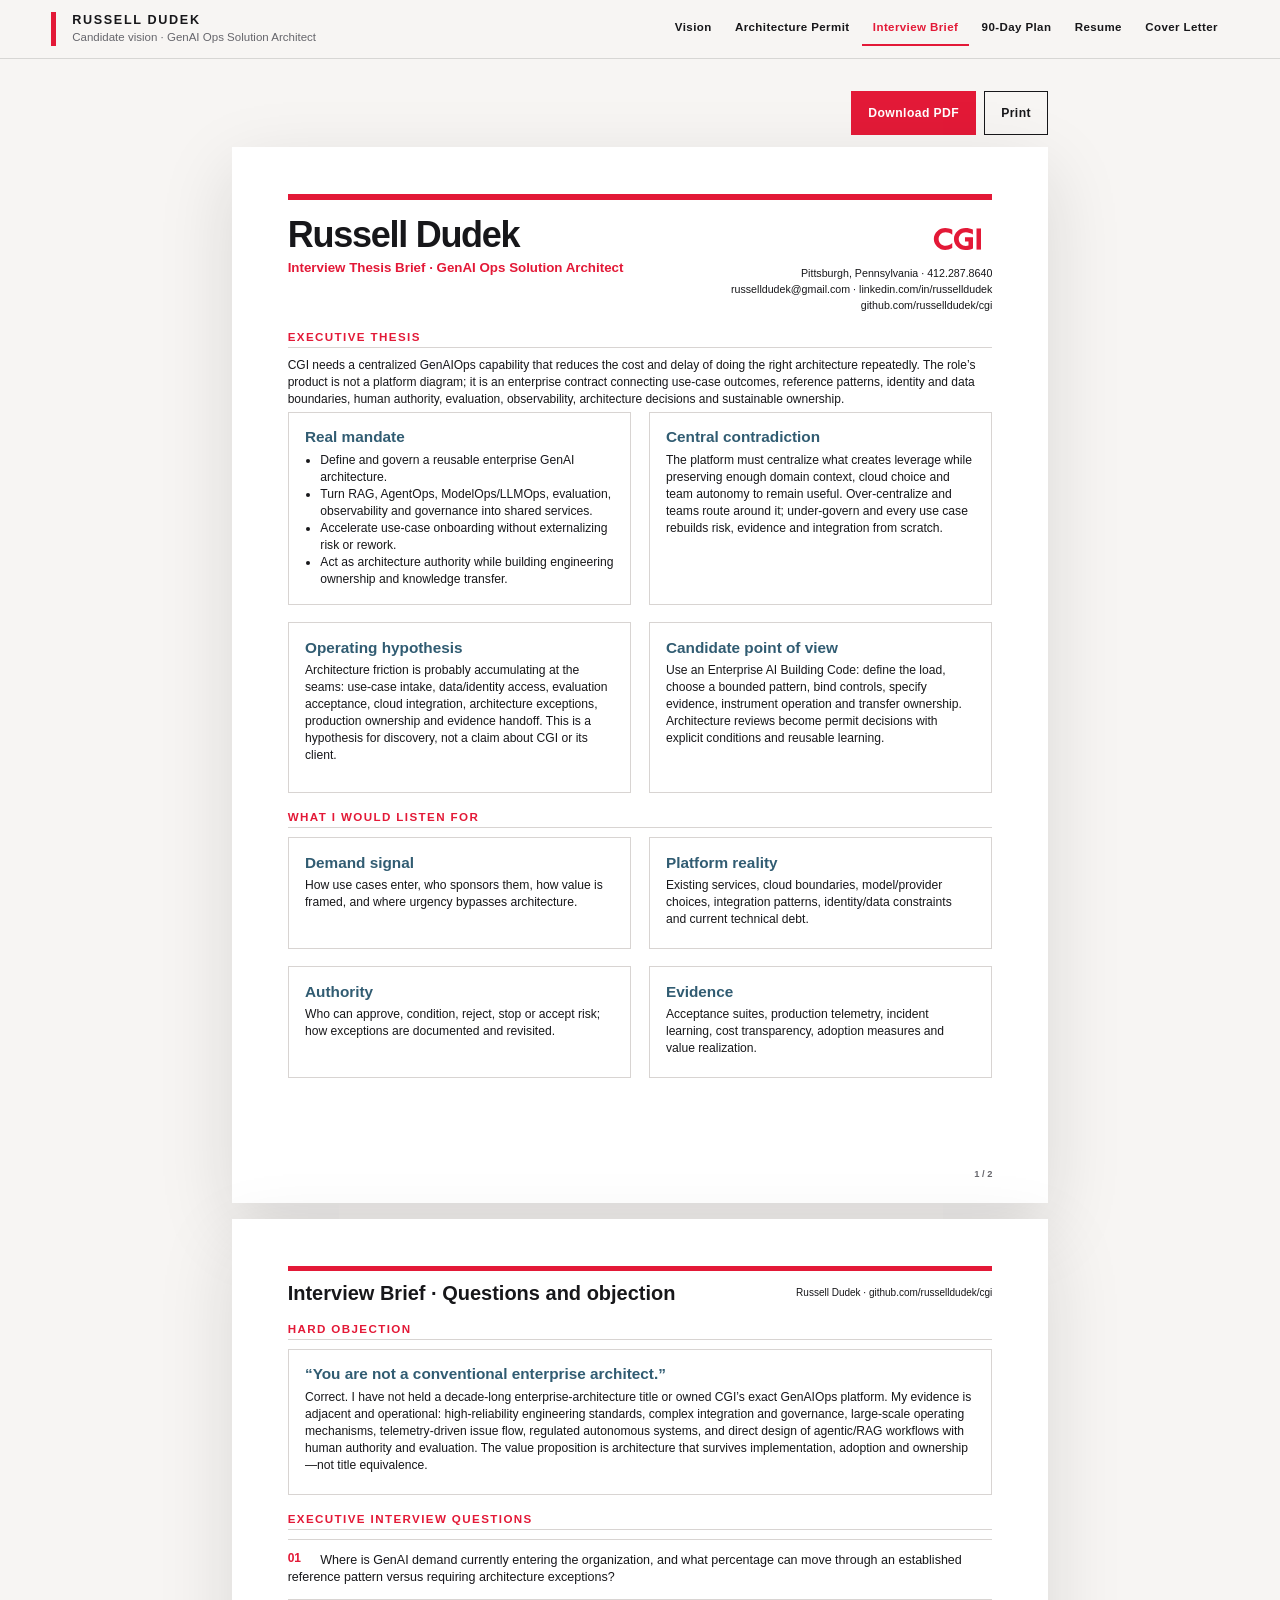
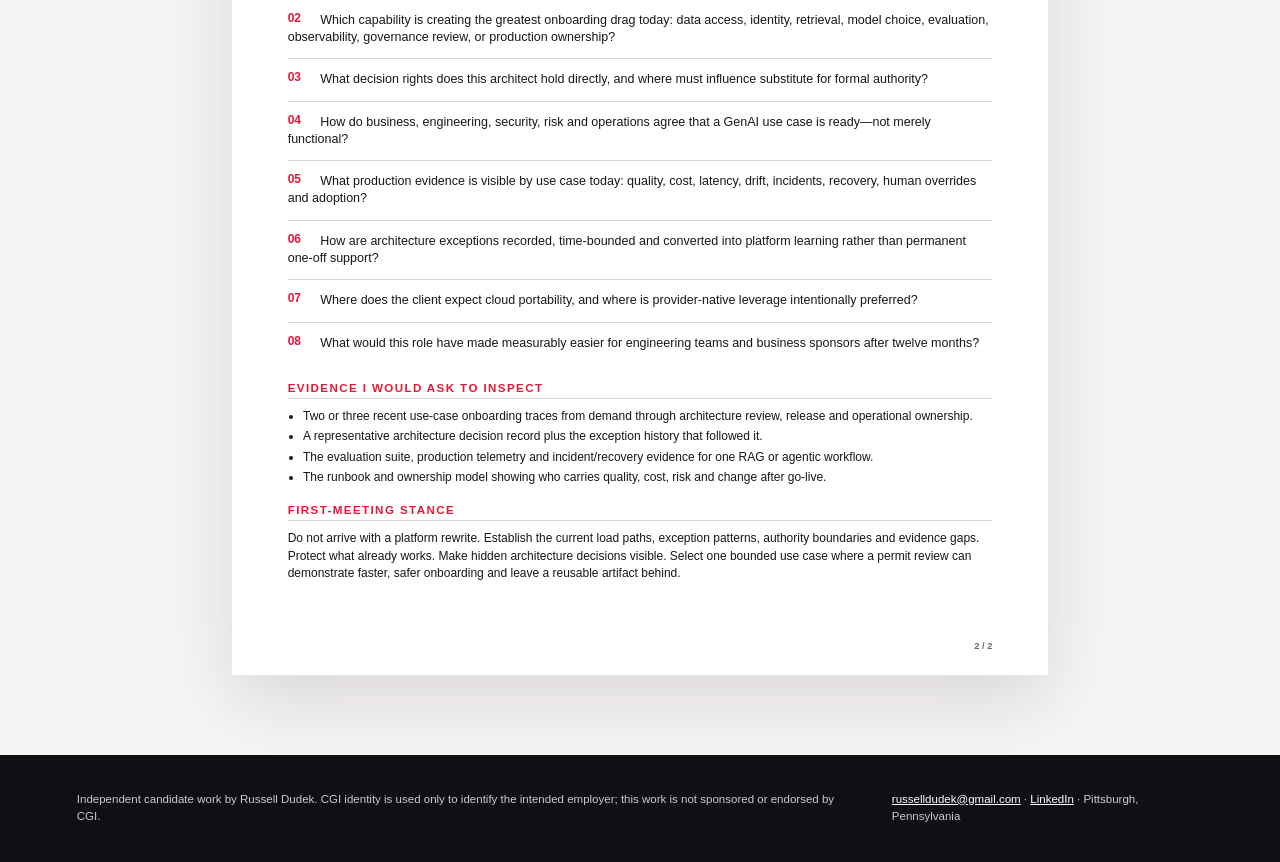
<file: interview-brief.html>
<!DOCTYPE html>

<html lang="en"><head><meta charset="utf-8"/><meta content="width=device-width,initial-scale=1" name="viewport"/><meta content="Independent candidate vision by Russell Dudek for CGI." name="description"/><title>CGI Interview Thesis Brief | Russell Dudek</title><link href="brand-tokens.css" rel="stylesheet"/><link href="styles.css" rel="stylesheet"/></head><body class="brief-doc"><a class="skip" href="#main">Skip to content</a><header class="site-header"><a aria-label="Russell Dudek candidate vision home" class="brand-lockup candidate-lockup" href="index.html"><span><b>Russell Dudek</b><small>Candidate vision · GenAI Ops Solution Architect</small></span></a><button aria-controls="campaign-nav" aria-expanded="false" class="menu-toggle" type="button">Menu</button><nav aria-label="Campaign navigation" class="nav" id="campaign-nav"><a href="index.html">Vision</a><a href="architecture-permit.html">Architecture Permit</a><a aria-current="page" href="interview-brief.html">Interview Brief</a><a href="90-day-plan.html">90-Day Plan</a><a href="resume.html">Resume</a><a href="cover-letter.html">Cover Letter</a></nav></header><main id="main"><div class="document-page"><div class="doc-toolbar no-print"><a class="button primary" href="docs/Russell-Dudek-CGI-Interview-Brief.pdf">Download PDF</a><button class="button" onclick="window.print()">Print</button></div><section class="sheet"><header class="doc-head"><div><div class="doc-name">Russell Dudek</div><div class="doc-role">Interview Thesis Brief · GenAI Ops Solution Architect</div></div><div class="doc-contact"><img alt="CGI" class="doc-logo" src="assets/brand/cgi-logo.svg"/><br/>Pittsburgh, Pennsylvania · <a href="tel:+14122878640">412.287.8640</a><br/><a href="mailto:russelldudek@gmail.com">russelldudek@gmail.com</a> · <a href="https://www.linkedin.com/in/russelldudek">linkedin.com/in/russelldudek</a><br/><a href="https://github.com/russelldudek/cgi">github.com/russelldudek/cgi</a></div></header><section class="doc-section"><h2>Executive thesis</h2><p>CGI needs a centralized GenAIOps capability that reduces the cost and delay of doing the right architecture repeatedly. The role’s product is not a platform diagram; it is an enterprise contract connecting use-case outcomes, reference patterns, identity and data boundaries, human authority, evaluation, observability, architecture decisions and sustainable ownership.</p></section><div class="brief-grid"><article class="brief-box"><h3>Real mandate</h3><ul><li>Define and govern a reusable enterprise GenAI architecture.</li><li>Turn RAG, AgentOps, ModelOps/LLMOps, evaluation, observability and governance into shared services.</li><li>Accelerate use-case onboarding without externalizing risk or rework.</li><li>Act as architecture authority while building engineering ownership and knowledge transfer.</li></ul></article><article class="brief-box"><h3>Central contradiction</h3><p>The platform must centralize what creates leverage while preserving enough domain context, cloud choice and team autonomy to remain useful. Over-centralize and teams route around it; under-govern and every use case rebuilds risk, evidence and integration from scratch.</p></article><article class="brief-box"><h3>Operating hypothesis</h3><p>Architecture friction is probably accumulating at the seams: use-case intake, data/identity access, evaluation acceptance, cloud integration, architecture exceptions, production ownership and evidence handoff. This is a hypothesis for discovery, not a claim about CGI or its client.</p></article><article class="brief-box"><h3>Candidate point of view</h3><p>Use an Enterprise AI Building Code: define the load, choose a bounded pattern, bind controls, specify evidence, instrument operation and transfer ownership. Architecture reviews become permit decisions with explicit conditions and reusable learning.</p></article></div><section class="doc-section"><h2>What I would listen for</h2><div class="brief-grid"><article class="brief-box"><h3>Demand signal</h3><p>How use cases enter, who sponsors them, how value is framed, and where urgency bypasses architecture.</p></article><article class="brief-box"><h3>Platform reality</h3><p>Existing services, cloud boundaries, model/provider choices, integration patterns, identity/data constraints and current technical debt.</p></article><article class="brief-box"><h3>Authority</h3><p>Who can approve, condition, reject, stop or accept risk; how exceptions are documented and revisited.</p></article><article class="brief-box"><h3>Evidence</h3><p>Acceptance suites, production telemetry, incident learning, cost transparency, adoption measures and value realization.</p></article></div></section><span class="page-num">1 / 2</span></section><section class="sheet"><div class="continuation"><strong>Interview Brief · Questions and objection</strong><span>Russell Dudek · github.com/russelldudek/cgi</span></div><section class="doc-section"><h2>Hard objection</h2><div class="brief-box"><h3>“You are not a conventional enterprise architect.”</h3><p>Correct. I have not held a decade-long enterprise-architecture title or owned CGI’s exact GenAIOps platform. My evidence is adjacent and operational: high-reliability engineering standards, complex integration and governance, large-scale operating mechanisms, telemetry-driven issue flow, regulated autonomous systems, and direct design of agentic/RAG workflows with human authority and evaluation. The value proposition is architecture that survives implementation, adoption and ownership—not title equivalence.</p></div></section><section class="doc-section"><h2>Executive interview questions</h2><div class="question-list"><div class="question">Where is GenAI demand currently entering the organization, and what percentage can move through an established reference pattern versus requiring architecture exceptions?</div><div class="question">Which capability is creating the greatest onboarding drag today: data access, identity, retrieval, model choice, evaluation, observability, governance review, or production ownership?</div><div class="question">What decision rights does this architect hold directly, and where must influence substitute for formal authority?</div><div class="question">How do business, engineering, security, risk and operations agree that a GenAI use case is ready—not merely functional?</div><div class="question">What production evidence is visible by use case today: quality, cost, latency, drift, incidents, recovery, human overrides and adoption?</div><div class="question">How are architecture exceptions recorded, time-bounded and converted into platform learning rather than permanent one-off support?</div><div class="question">Where does the client expect cloud portability, and where is provider-native leverage intentionally preferred?</div><div class="question">What would this role have made measurably easier for engineering teams and business sponsors after twelve months?</div></div></section><section class="doc-section"><h2>Evidence I would ask to inspect</h2><ul><li>Two or three recent use-case onboarding traces from demand through architecture review, release and operational ownership.</li><li>A representative architecture decision record plus the exception history that followed it.</li><li>The evaluation suite, production telemetry and incident/recovery evidence for one RAG or agentic workflow.</li><li>The runbook and ownership model showing who carries quality, cost, risk and change after go-live.</li></ul></section><section class="doc-section"><h2>First-meeting stance</h2><p>Do not arrive with a platform rewrite. Establish the current load paths, exception patterns, authority boundaries and evidence gaps. Protect what already works. Make hidden architecture decisions visible. Select one bounded use case where a permit review can demonstrate faster, safer onboarding and leave a reusable artifact behind.</p></section><span class="page-num">2 / 2</span></section></div></main><footer class="site-footer"><p>Independent candidate work by Russell Dudek. CGI identity is used only to identify the intended employer; this work is not sponsored or endorsed by CGI.</p><p><a href="mailto:russelldudek@gmail.com">russelldudek@gmail.com</a> · <a href="https://www.linkedin.com/in/russelldudek">LinkedIn</a> · Pittsburgh, Pennsylvania</p></footer><script src="app.js"></script></body></html>
</file>
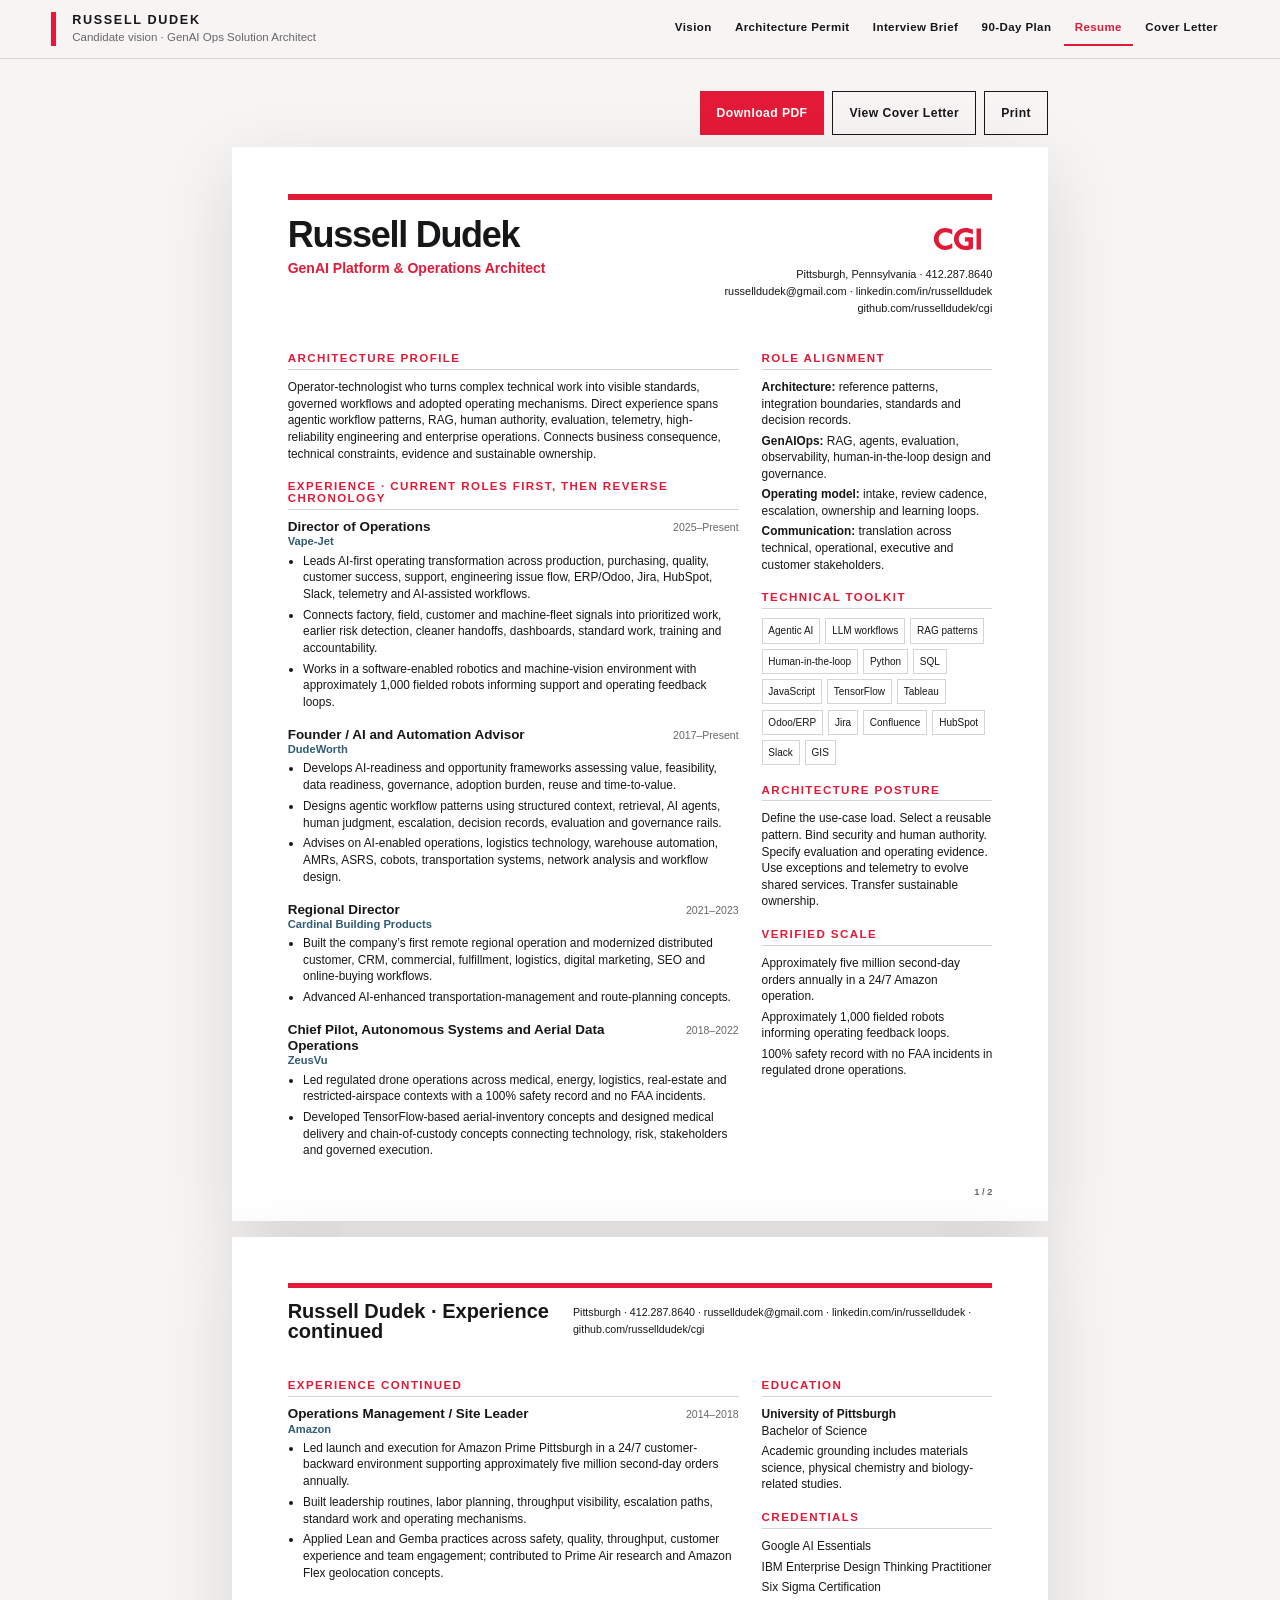
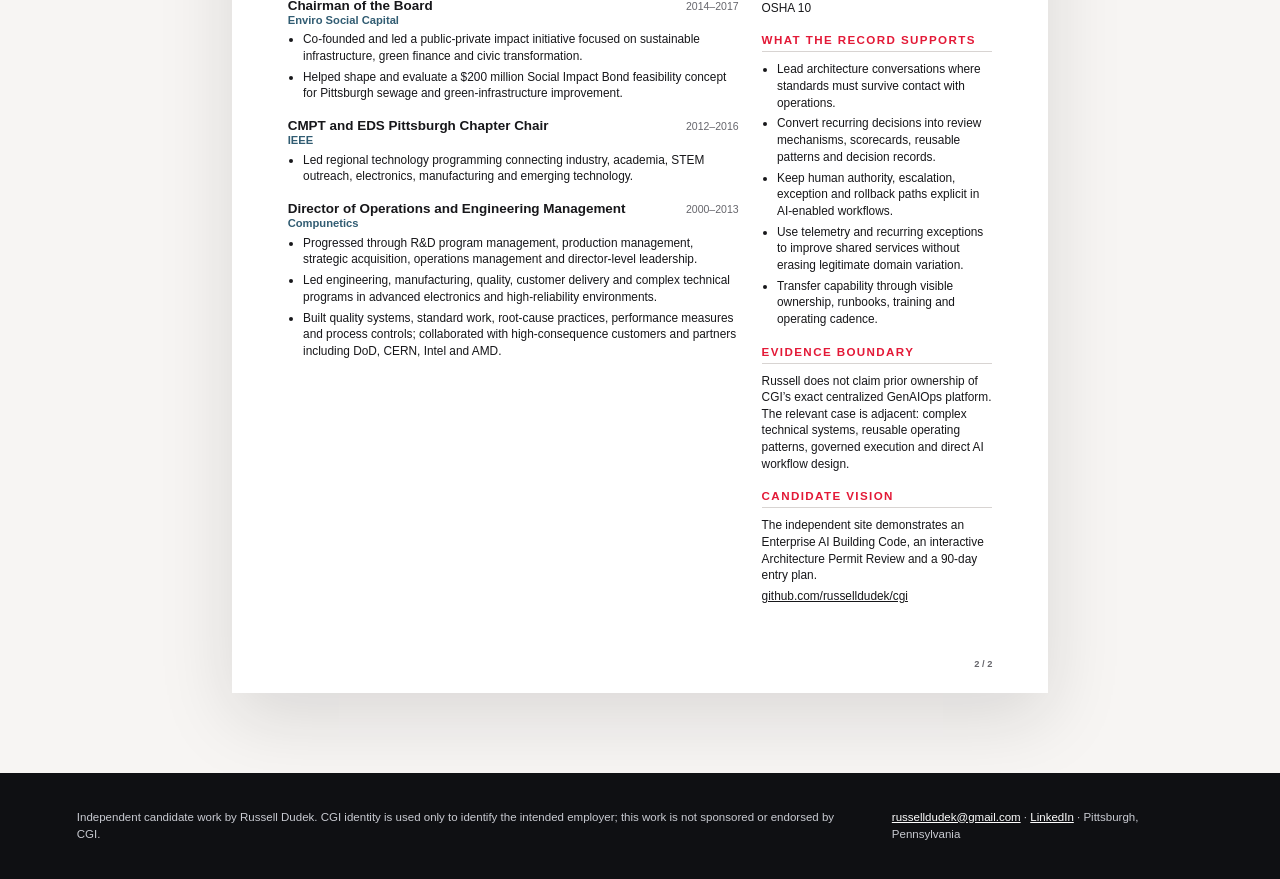
<file: resume.html>
<!DOCTYPE html>

<html lang="en">
<head>
<meta charset="utf-8"/>
<meta content="width=device-width,initial-scale=1" name="viewport"/>
<meta content="Role-aligned resume for Russell Dudek's CGI GenAI Ops Solution Architect candidacy." name="description"/>
<title>Russell Dudek | CGI Role-Aligned Resume</title>
<link href="brand-tokens.css" rel="stylesheet"/>
<link href="styles.css" rel="stylesheet"/>
</head>
<body class="resume-doc">
<a class="skip" href="#main">Skip to content</a>
<header class="site-header">
<a aria-label="Russell Dudek candidate vision home" class="brand-lockup candidate-lockup" href="index.html"><span><b>Russell Dudek</b><small>Candidate vision · GenAI Ops Solution Architect</small></span></a>
<button aria-controls="campaign-nav" aria-expanded="false" class="menu-toggle" type="button">Menu</button>
<nav aria-label="Campaign navigation" class="nav" id="campaign-nav"><a href="index.html">Vision</a><a href="architecture-permit.html">Architecture Permit</a><a href="interview-brief.html">Interview Brief</a><a href="90-day-plan.html">90-Day Plan</a><a aria-current="page" href="resume.html">Resume</a><a href="cover-letter.html">Cover Letter</a></nav>
</header>
<main id="main"><div class="document-page">
<div class="doc-toolbar no-print"><a class="button primary" href="docs/Russell-Dudek-CGI-Resume.pdf">Download PDF</a><a class="button" href="cover-letter.html">View Cover Letter</a><button class="button" onclick="window.print()" type="button">Print</button></div>
<section class="sheet">
<header class="doc-head">
<div><div class="doc-name">Russell Dudek</div><div class="doc-role">GenAI Platform &amp; Operations Architect</div></div>
<div class="doc-contact"><img alt="CGI" class="doc-logo" src="assets/brand/cgi-logo.svg"/><br/>Pittsburgh, Pennsylvania · <a href="tel:+14122878640">412.287.8640</a><br/><a href="mailto:russelldudek@gmail.com">russelldudek@gmail.com</a> · <a href="https://www.linkedin.com/in/russelldudek">linkedin.com/in/russelldudek</a><br/><a href="https://github.com/russelldudek/cgi">github.com/russelldudek/cgi</a></div>
</header>
<div class="resume-grid">
<div>
<section class="doc-section"><h2>Architecture profile</h2><p>Operator-technologist who turns complex technical work into visible standards, governed workflows and adopted operating mechanisms. Direct experience spans agentic workflow patterns, RAG, human authority, evaluation, telemetry, high-reliability engineering and enterprise operations. Connects business consequence, technical constraints, evidence and sustainable ownership.</p></section>
<section class="doc-section"><h2>Experience · Current roles first, then reverse chronology</h2>
<div class="role-block"><div class="role-title"><h3>Director of Operations</h3><span>2025–Present</span></div><div class="role-org">Vape-Jet</div><ul><li>Leads AI-first operating transformation across production, purchasing, quality, customer success, support, engineering issue flow, ERP/Odoo, Jira, HubSpot, Slack, telemetry and AI-assisted workflows.</li><li>Connects factory, field, customer and machine-fleet signals into prioritized work, earlier risk detection, cleaner handoffs, dashboards, standard work, training and accountability.</li><li>Works in a software-enabled robotics and machine-vision environment with approximately 1,000 fielded robots informing support and operating feedback loops.</li></ul></div>
<div class="role-block"><div class="role-title"><h3>Founder / AI and Automation Advisor</h3><span>2017–Present</span></div><div class="role-org">DudeWorth</div><ul><li>Develops AI-readiness and opportunity frameworks assessing value, feasibility, data readiness, governance, adoption burden, reuse and time-to-value.</li><li>Designs agentic workflow patterns using structured context, retrieval, AI agents, human judgment, escalation, decision records, evaluation and governance rails.</li><li>Advises on AI-enabled operations, logistics technology, warehouse automation, AMRs, ASRS, cobots, transportation systems, network analysis and workflow design.</li></ul></div>
<div class="role-block"><div class="role-title"><h3>Regional Director</h3><span>2021–2023</span></div><div class="role-org">Cardinal Building Products</div><ul><li>Built the company’s first remote regional operation and modernized distributed customer, CRM, commercial, fulfillment, logistics, digital marketing, SEO and online-buying workflows.</li><li>Advanced AI-enhanced transportation-management and route-planning concepts.</li></ul></div>
<div class="role-block"><div class="role-title"><h3>Chief Pilot, Autonomous Systems and Aerial Data Operations</h3><span>2018–2022</span></div><div class="role-org">ZeusVu</div><ul><li>Led regulated drone operations across medical, energy, logistics, real-estate and restricted-airspace contexts with a 100% safety record and no FAA incidents.</li><li>Developed TensorFlow-based aerial-inventory concepts and designed medical delivery and chain-of-custody concepts connecting technology, risk, stakeholders and governed execution.</li></ul></div>
</section>
</div>
<aside>
<section class="doc-section"><h2>Role alignment</h2><p><strong>Architecture:</strong> reference patterns, integration boundaries, standards and decision records.</p><p><strong>GenAIOps:</strong> RAG, agents, evaluation, observability, human-in-the-loop design and governance.</p><p><strong>Operating model:</strong> intake, review cadence, escalation, ownership and learning loops.</p><p><strong>Communication:</strong> translation across technical, operational, executive and customer stakeholders.</p></section>
<section class="doc-section"><h2>Technical toolkit</h2><div class="skills-flow"><span>Agentic AI</span><span>LLM workflows</span><span>RAG patterns</span><span>Human-in-the-loop</span><span>Python</span><span>SQL</span><span>JavaScript</span><span>TensorFlow</span><span>Tableau</span><span>Odoo/ERP</span><span>Jira</span><span>Confluence</span><span>HubSpot</span><span>Slack</span><span>GIS</span></div></section>
<section class="doc-section"><h2>Architecture posture</h2><p>Define the use-case load. Select a reusable pattern. Bind security and human authority. Specify evaluation and operating evidence. Use exceptions and telemetry to evolve shared services. Transfer sustainable ownership.</p></section>
<section class="doc-section"><h2>Verified scale</h2><p>Approximately five million second-day orders annually in a 24/7 Amazon operation.</p><p>Approximately 1,000 fielded robots informing operating feedback loops.</p><p>100% safety record with no FAA incidents in regulated drone operations.</p></section>
</aside>
</div><span class="page-num">1 / 2</span>
</section>
<section class="sheet">
<div class="continuation"><strong>Russell Dudek · Experience continued</strong><span>Pittsburgh · 412.287.8640 · russelldudek@gmail.com · linkedin.com/in/russelldudek · github.com/russelldudek/cgi</span></div>
<div class="resume-grid">
<div>
<section class="doc-section"><h2>Experience continued</h2>
<div class="role-block"><div class="role-title"><h3>Operations Management / Site Leader</h3><span>2014–2018</span></div><div class="role-org">Amazon</div><ul><li>Led launch and execution for Amazon Prime Pittsburgh in a 24/7 customer-backward environment supporting approximately five million second-day orders annually.</li><li>Built leadership routines, labor planning, throughput visibility, escalation paths, standard work and operating mechanisms.</li><li>Applied Lean and Gemba practices across safety, quality, throughput, customer experience and team engagement; contributed to Prime Air research and Amazon Flex geolocation concepts.</li></ul></div>
<div class="role-block"><div class="role-title"><h3>Chairman of the Board</h3><span>2014–2017</span></div><div class="role-org">Enviro Social Capital</div><ul><li>Co-founded and led a public-private impact initiative focused on sustainable infrastructure, green finance and civic transformation.</li><li>Helped shape and evaluate a $200 million Social Impact Bond feasibility concept for Pittsburgh sewage and green-infrastructure improvement.</li></ul></div>
<div class="role-block"><div class="role-title"><h3>CMPT and EDS Pittsburgh Chapter Chair</h3><span>2012–2016</span></div><div class="role-org">IEEE</div><ul><li>Led regional technology programming connecting industry, academia, STEM outreach, electronics, manufacturing and emerging technology.</li></ul></div>
<div class="role-block"><div class="role-title"><h3>Director of Operations and Engineering Management</h3><span>2000–2013</span></div><div class="role-org">Compunetics</div><ul><li>Progressed through R&amp;D program management, production management, strategic acquisition, operations management and director-level leadership.</li><li>Led engineering, manufacturing, quality, customer delivery and complex technical programs in advanced electronics and high-reliability environments.</li><li>Built quality systems, standard work, root-cause practices, performance measures and process controls; collaborated with high-consequence customers and partners including DoD, CERN, Intel and AMD.</li></ul></div>
</section>
</div>
<aside>
<section class="doc-section"><h2>Education</h2><p><strong>University of Pittsburgh</strong><br/>Bachelor of Science</p><p>Academic grounding includes materials science, physical chemistry and biology-related studies.</p></section>
<section class="doc-section"><h2>Credentials</h2><p>Google AI Essentials</p><p>IBM Enterprise Design Thinking Practitioner</p><p>Six Sigma Certification</p><p>OSHA 10</p></section>
<section class="doc-section"><h2>What the record supports</h2><ul><li>Lead architecture conversations where standards must survive contact with operations.</li><li>Convert recurring decisions into review mechanisms, scorecards, reusable patterns and decision records.</li><li>Keep human authority, escalation, exception and rollback paths explicit in AI-enabled workflows.</li><li>Use telemetry and recurring exceptions to improve shared services without erasing legitimate domain variation.</li><li>Transfer capability through visible ownership, runbooks, training and operating cadence.</li></ul></section>
<section class="doc-section"><h2>Evidence boundary</h2><p>Russell does not claim prior ownership of CGI’s exact centralized GenAIOps platform. The relevant case is adjacent: complex technical systems, reusable operating patterns, governed execution and direct AI workflow design.</p></section>
<section class="doc-section"><h2>Candidate vision</h2><p>The independent site demonstrates an Enterprise AI Building Code, an interactive Architecture Permit Review and a 90-day entry plan.</p><p><a href="https://github.com/russelldudek/cgi">github.com/russelldudek/cgi</a></p></section>
</aside>
</div><span class="page-num">2 / 2</span>
</section>
</div></main>
<footer class="site-footer"><p>Independent candidate work by Russell Dudek. CGI identity is used only to identify the intended employer; this work is not sponsored or endorsed by CGI.</p><p><a href="mailto:russelldudek@gmail.com">russelldudek@gmail.com</a> · <a href="https://www.linkedin.com/in/russelldudek">LinkedIn</a> · Pittsburgh, Pennsylvania</p></footer>
<script src="app.js"></script>
</body></html>
</file>
<file: brand-tokens.css>
/* CGI official/source-sampled identity + candidate-original role system */
:root{
 --cgi-red:#e31937; /* official: CGI logo guidelines, RGB 227 25 55 */
 --cgi-ink:#17171a; /* source-sampled from current CGI web typography */
 --cgi-paper:#f7f5f3; /* source-sampled neutral page field */
 --cgi-white:#ffffff;
 --cgi-gray:#66666c;
 --cgi-rule:#d8d4d2;
 --structure-blue:#315c72; /* candidate-original: architectural annotation */
 --structure-amber:#c6872d; /* candidate-original: conditional decision */
 --structure-green:#35745b; /* candidate-original: permit state */
 --structure-red:#a72235; /* candidate-original: structural failure state */
 --shadow:0 24px 70px rgba(26,22,23,.13);
 --heading:"Trebuchet MS","Avenir Next",Arial,sans-serif;
 --body:"Segoe UI","Source Sans Pro",Arial,sans-serif;
}
</file>
<file: styles.css>
@import url("styles/part-01.css");
@import url("styles/part-02.css");
@import url("styles/part-03.css");
@import url("styles/part-04.css");
@import url("styles/part-05.css");
</file>
